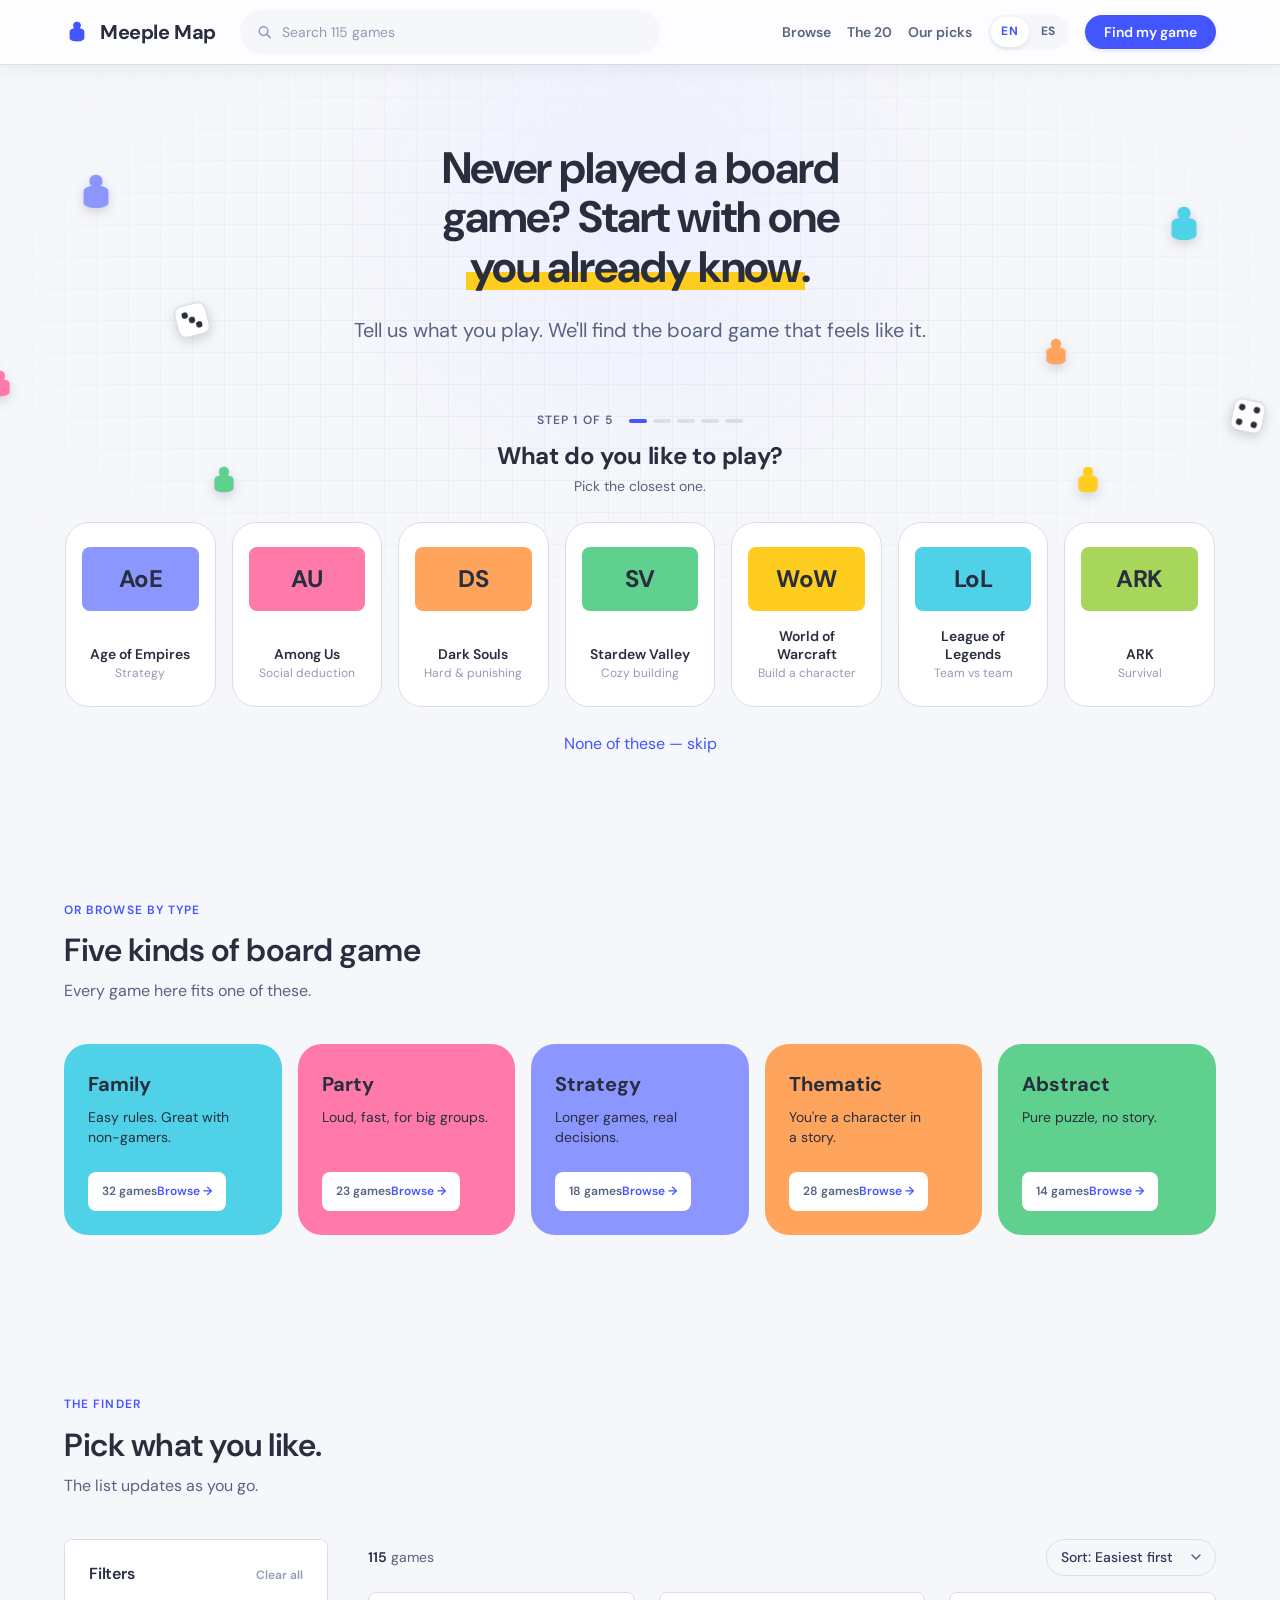
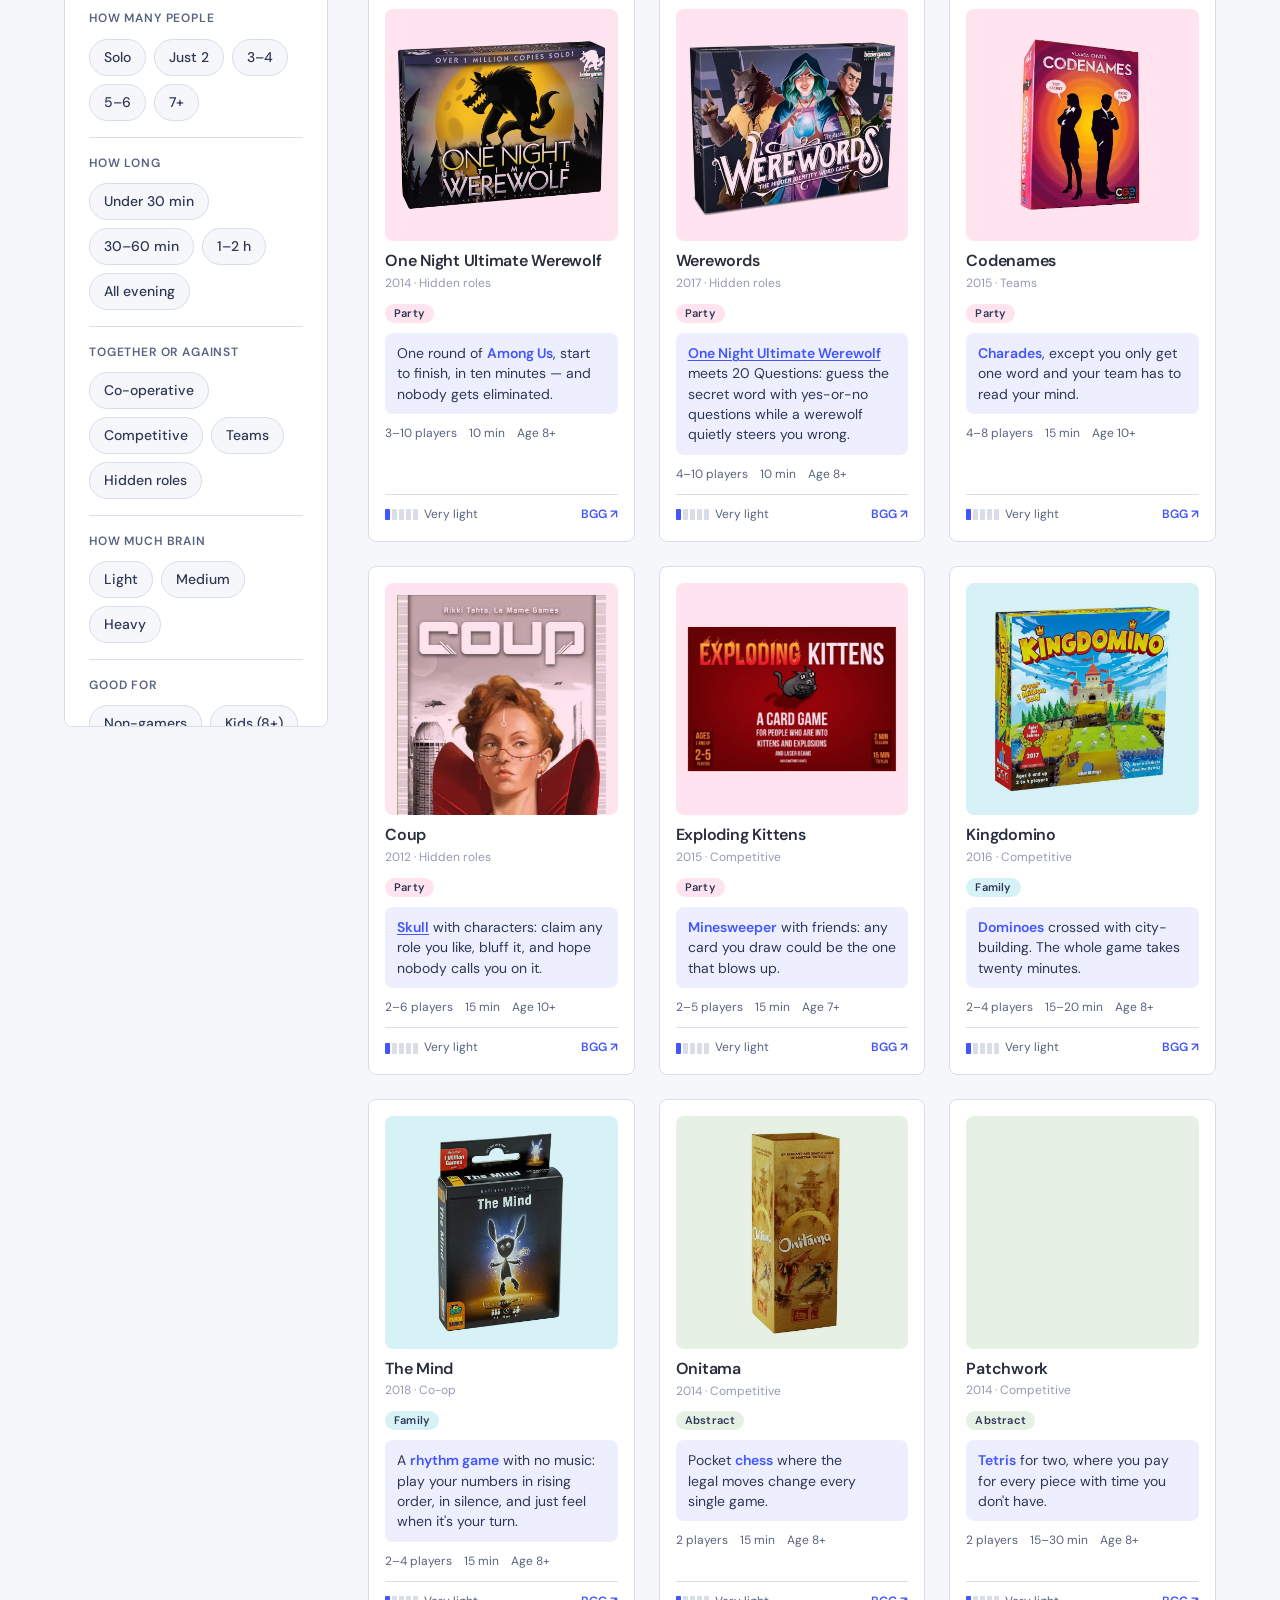
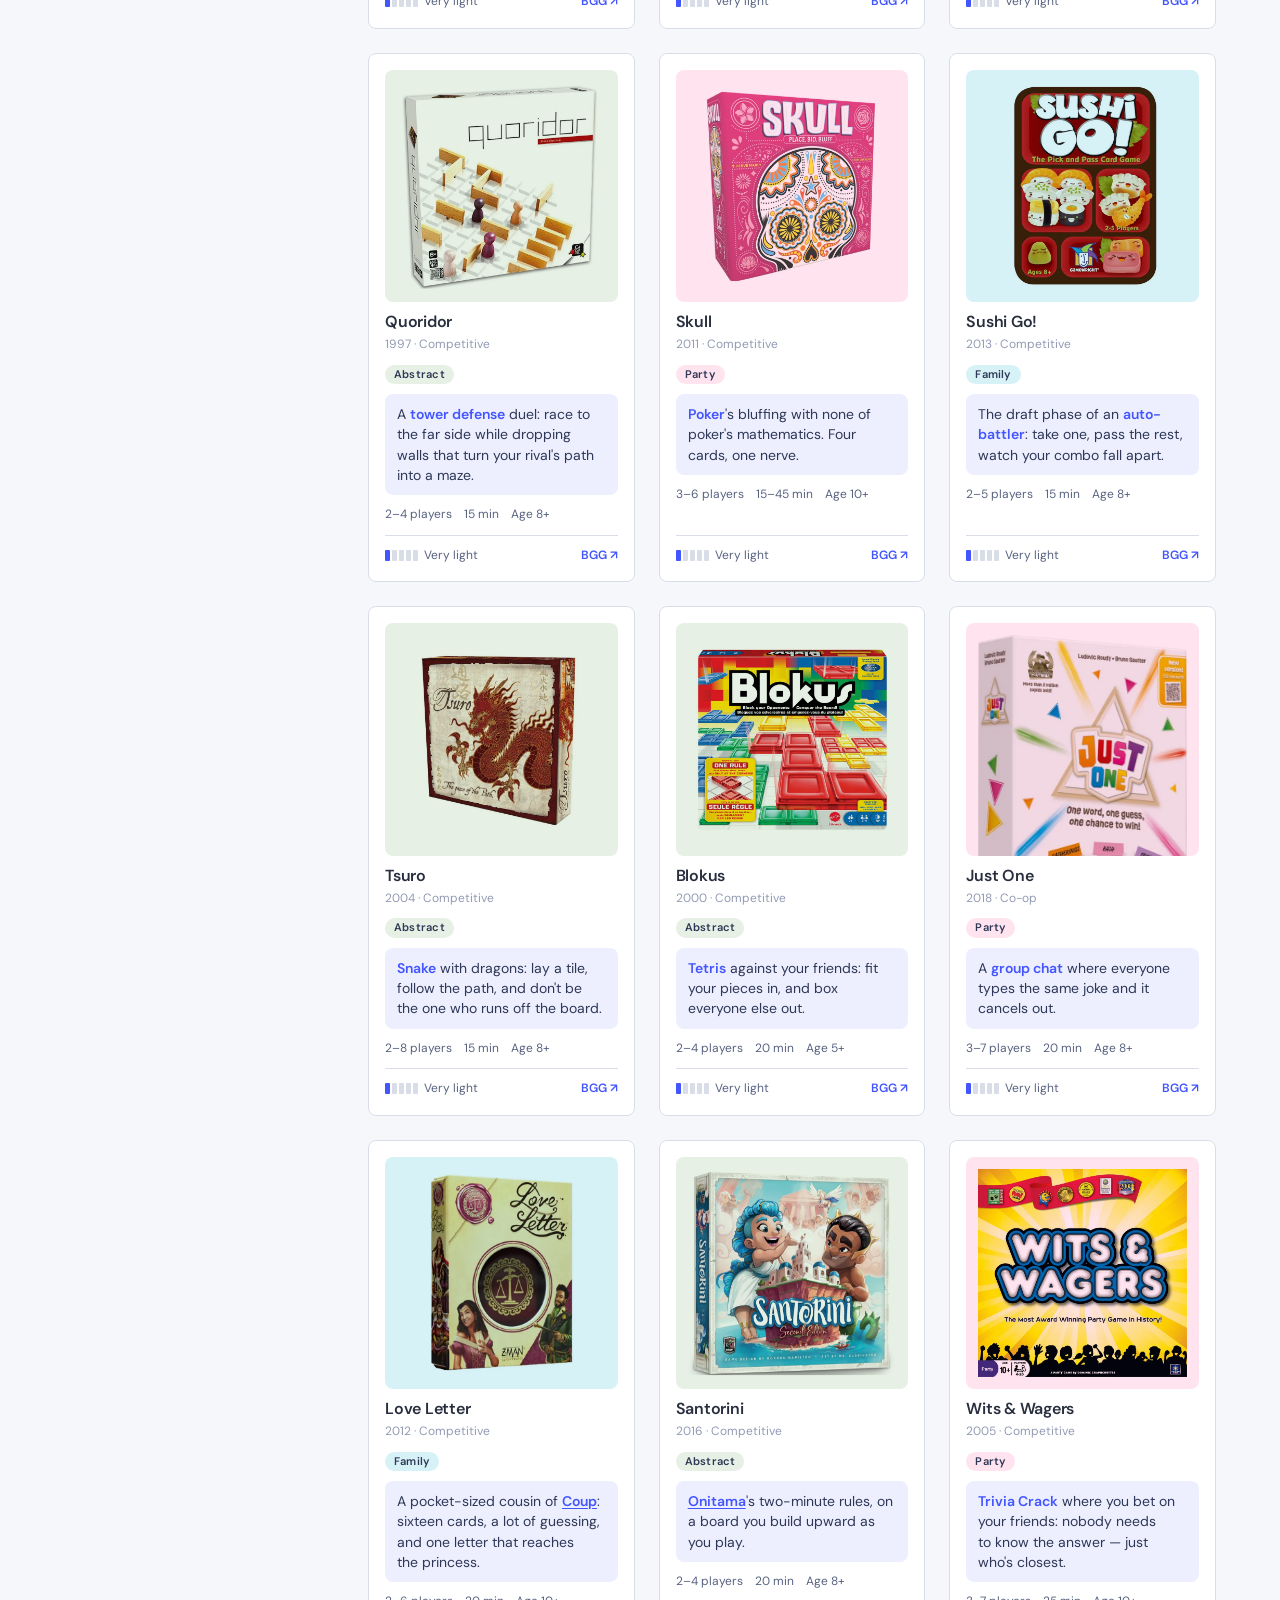
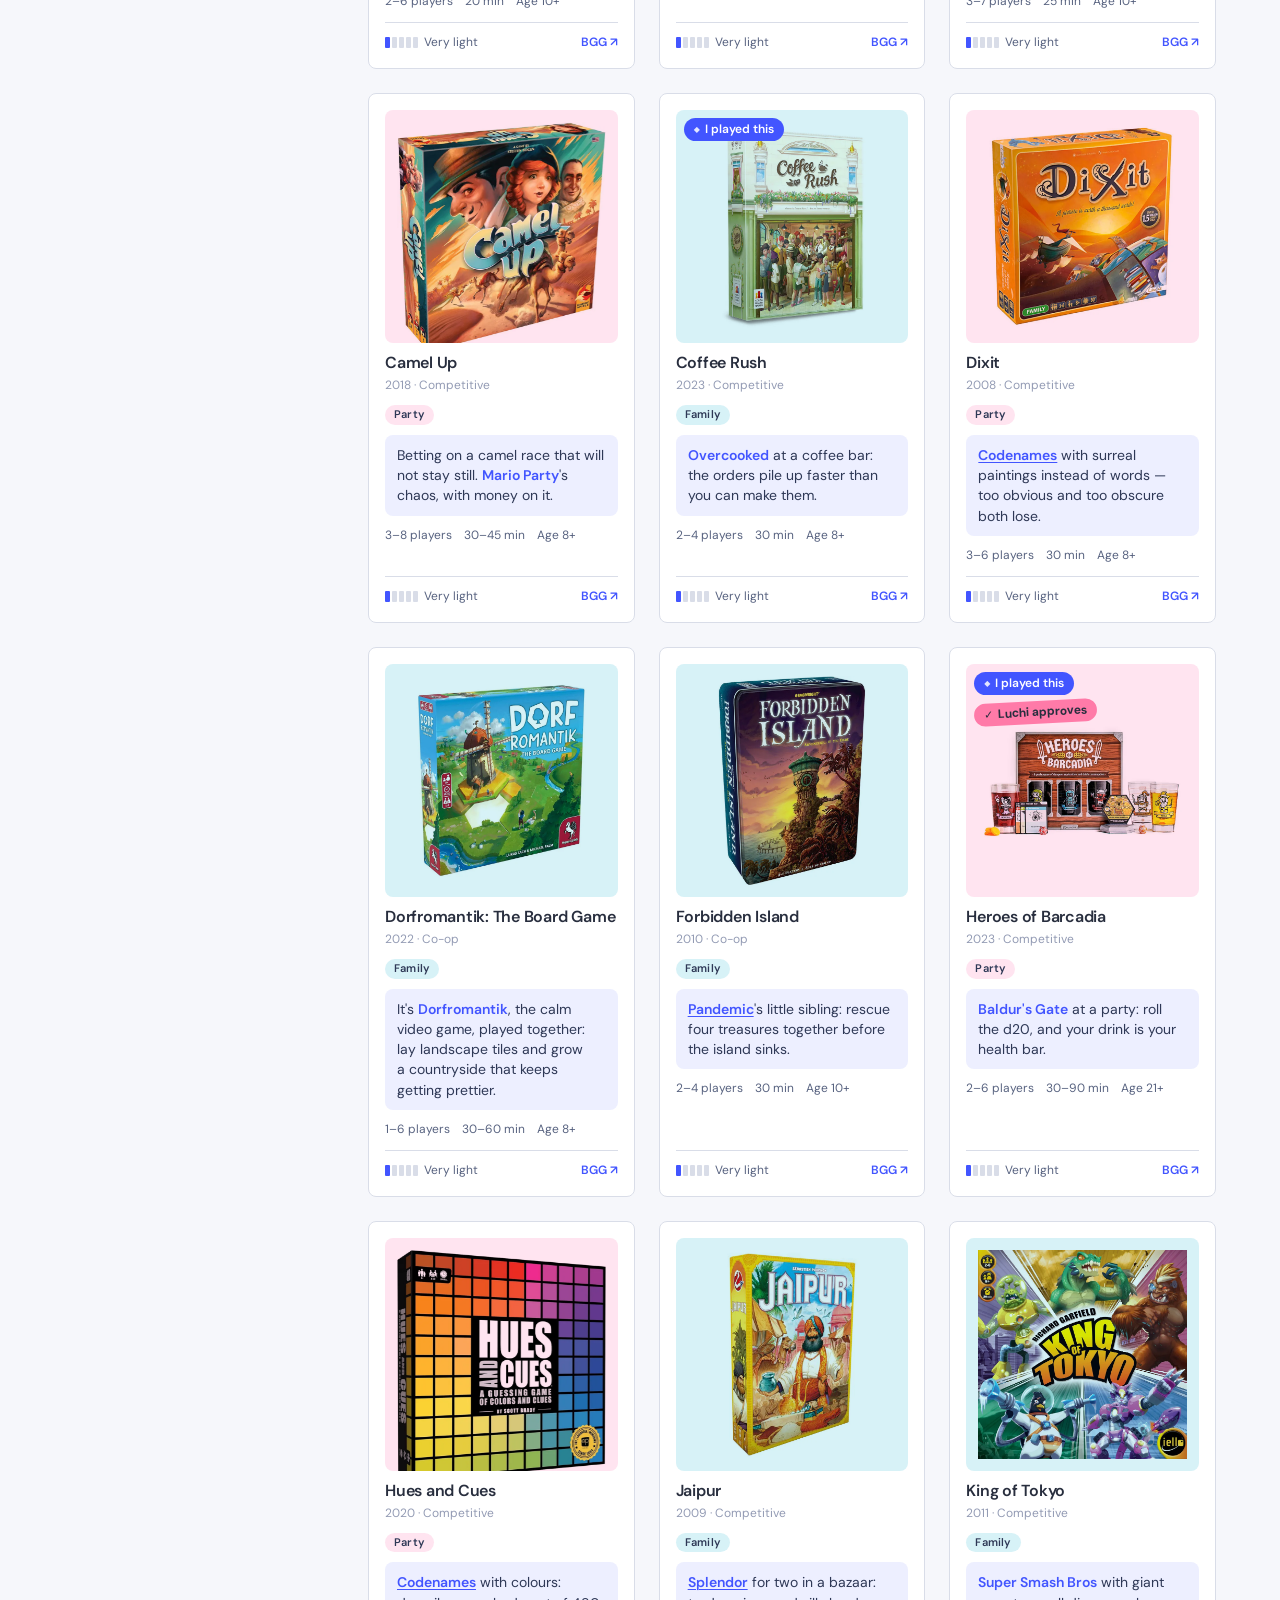
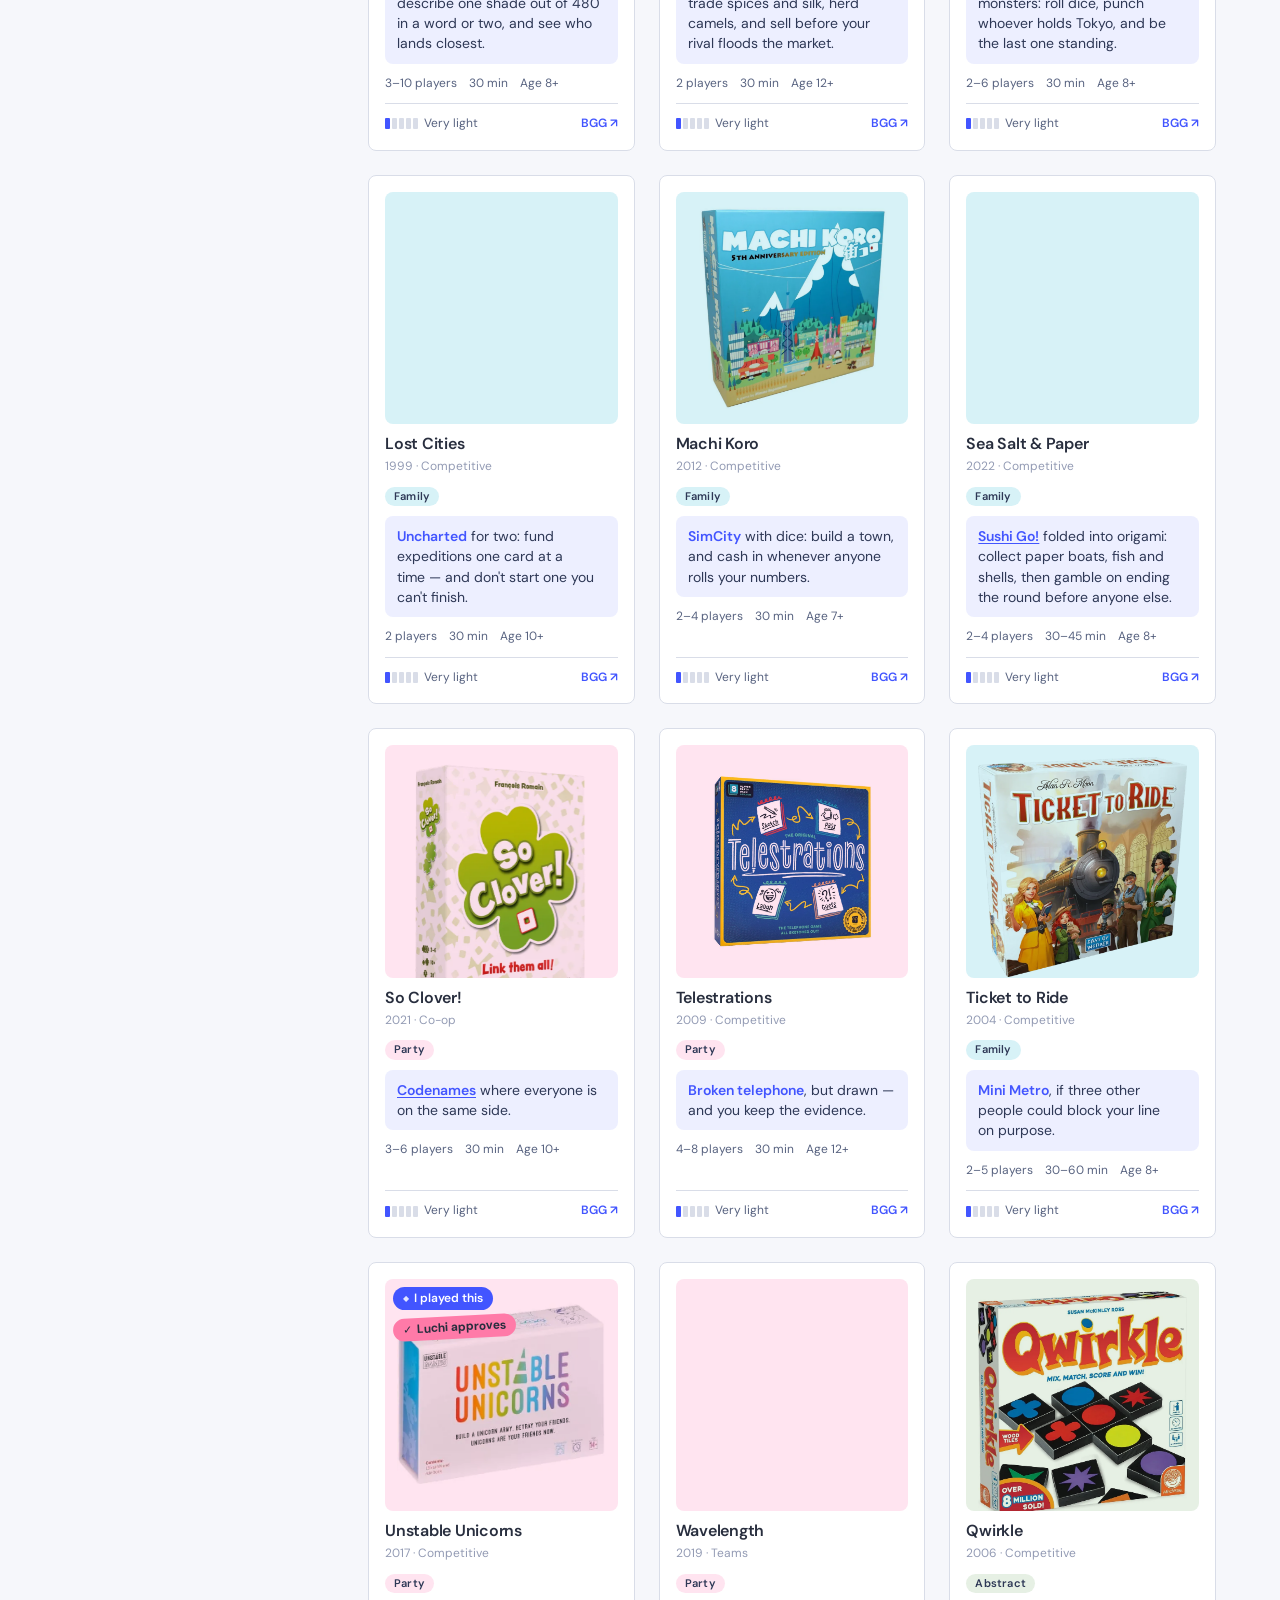
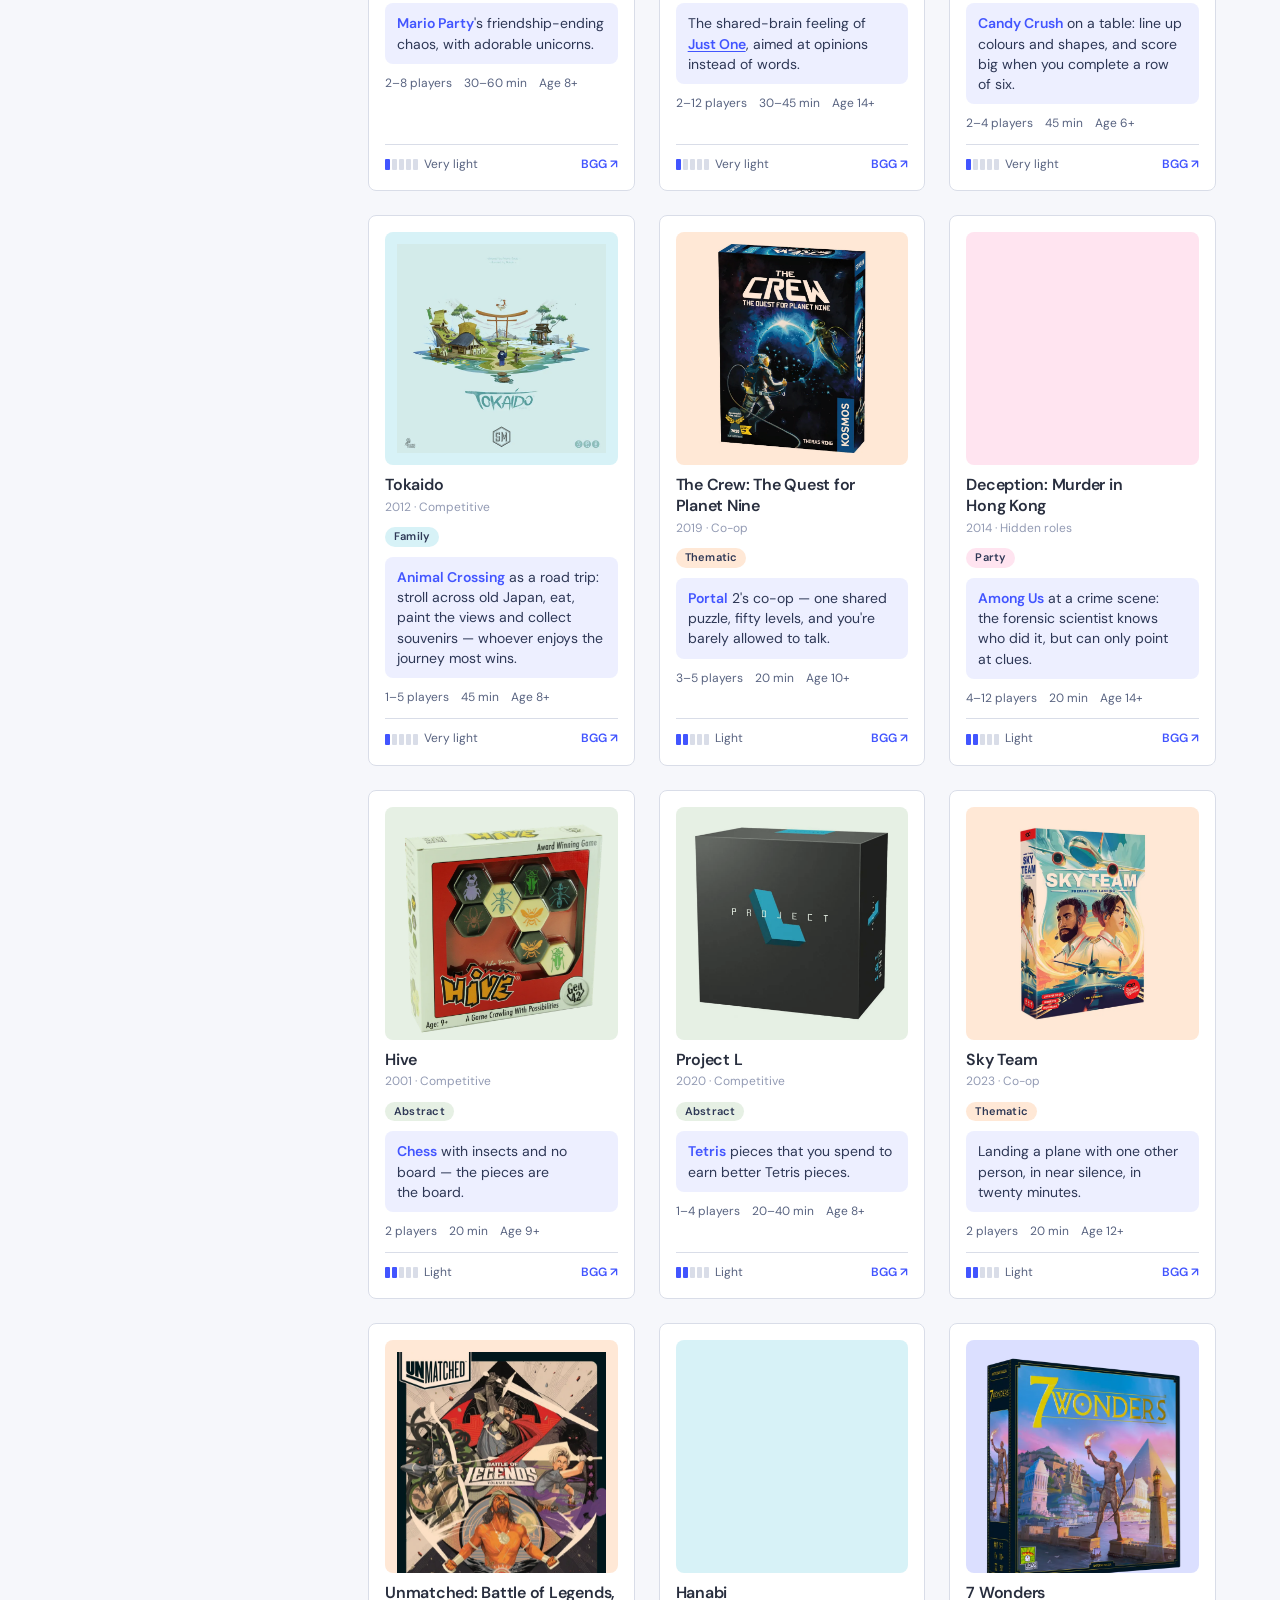
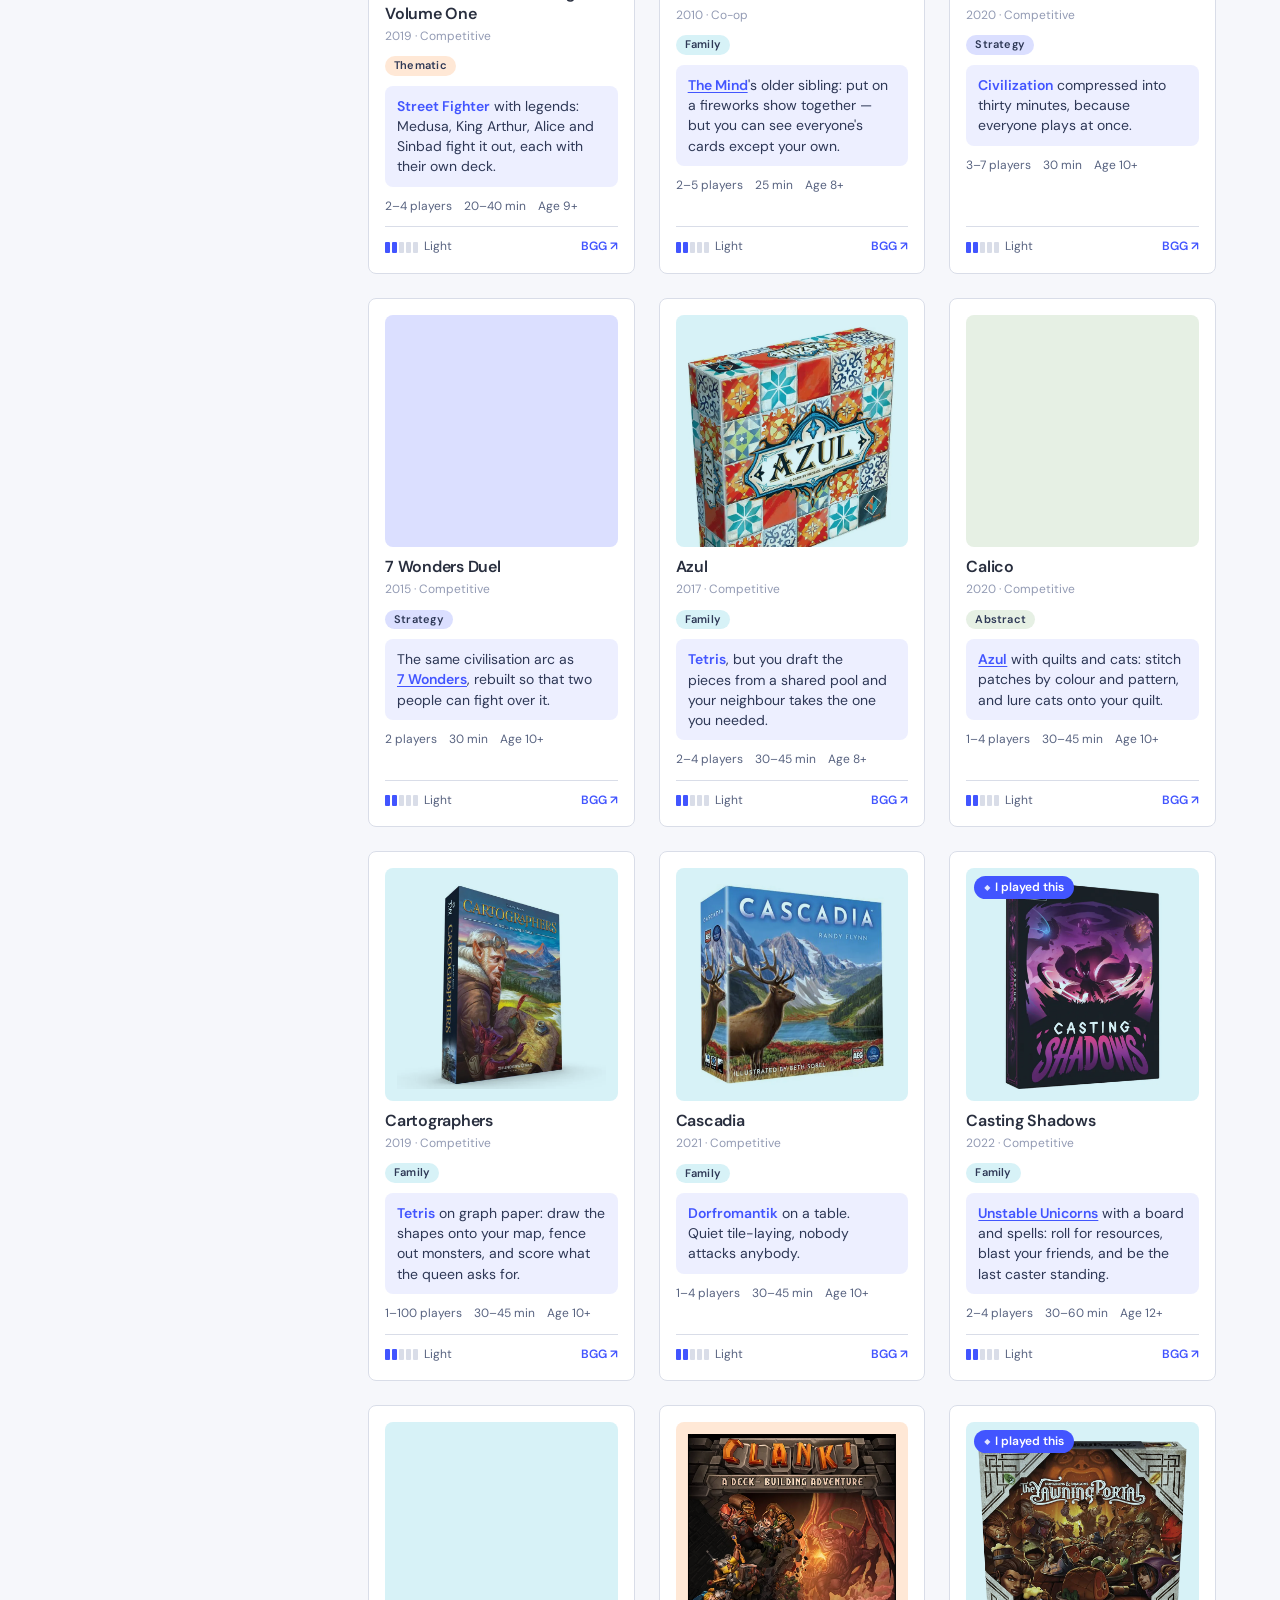
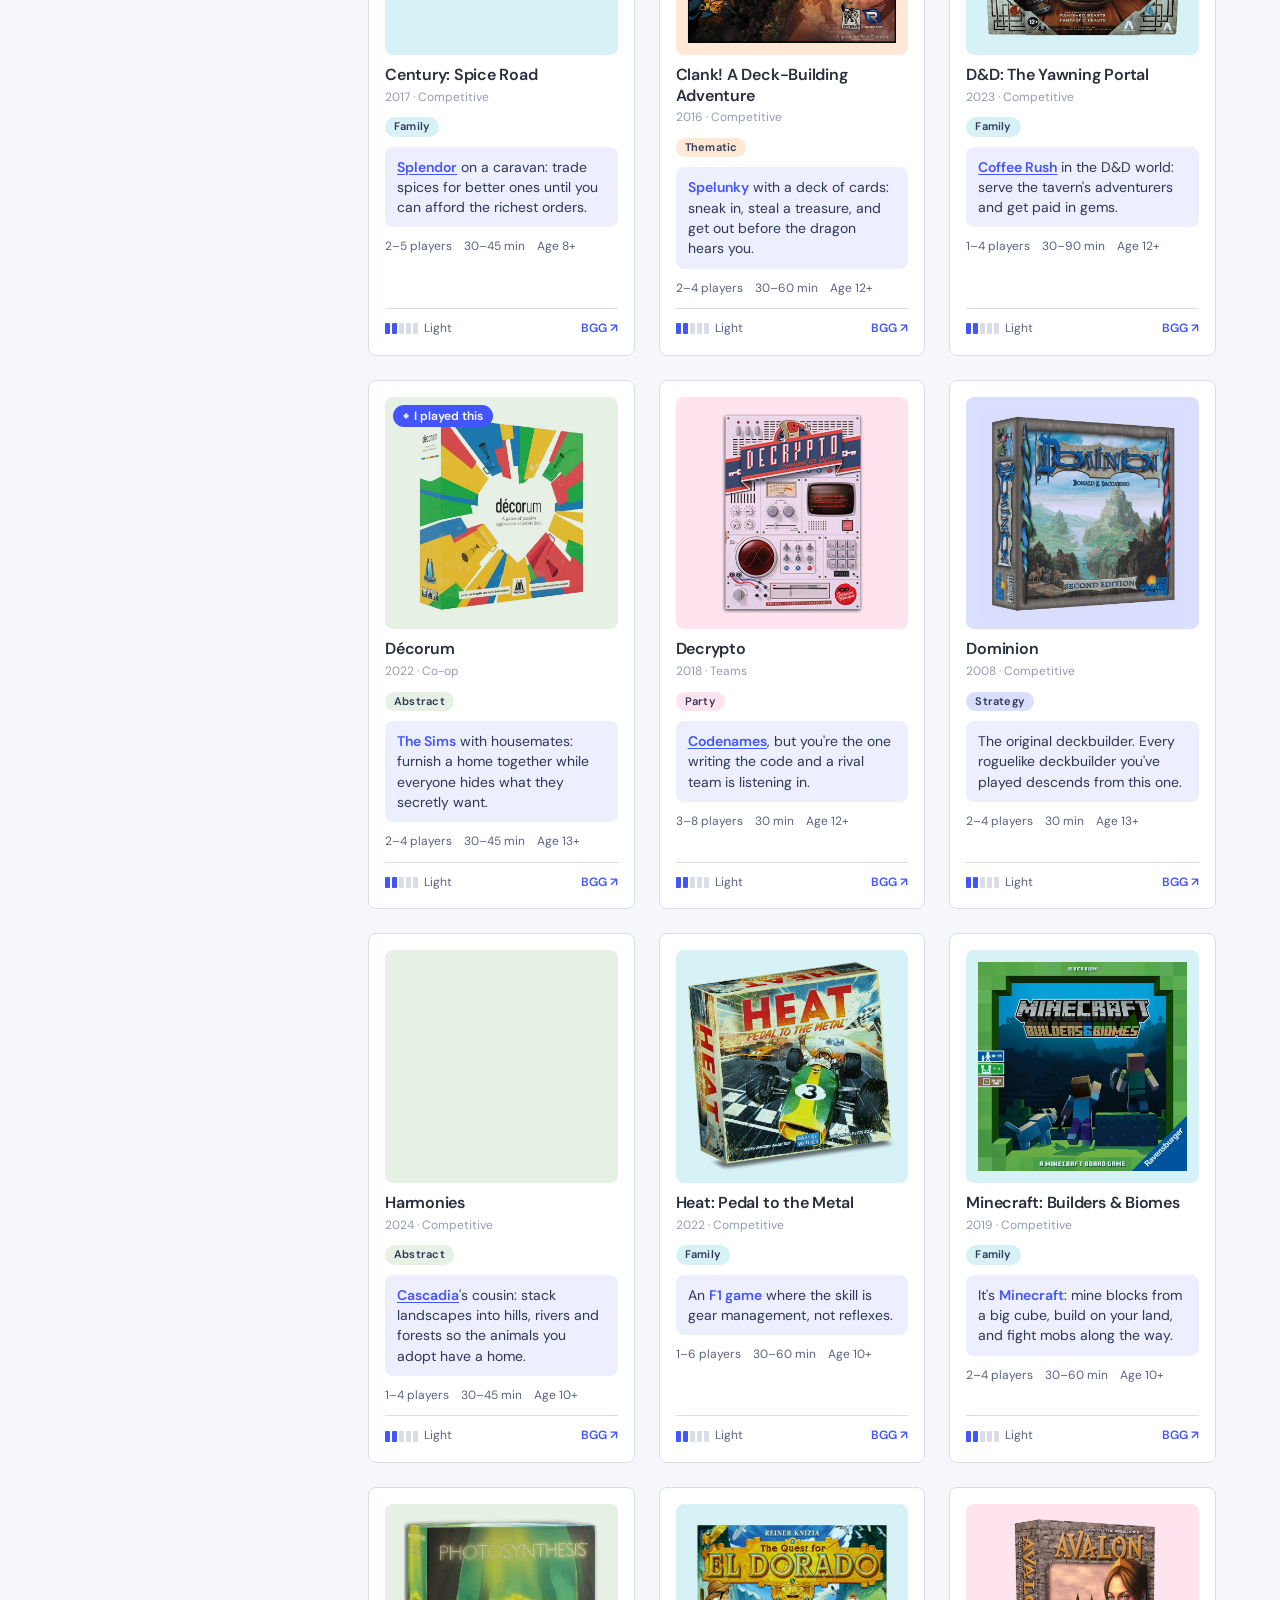
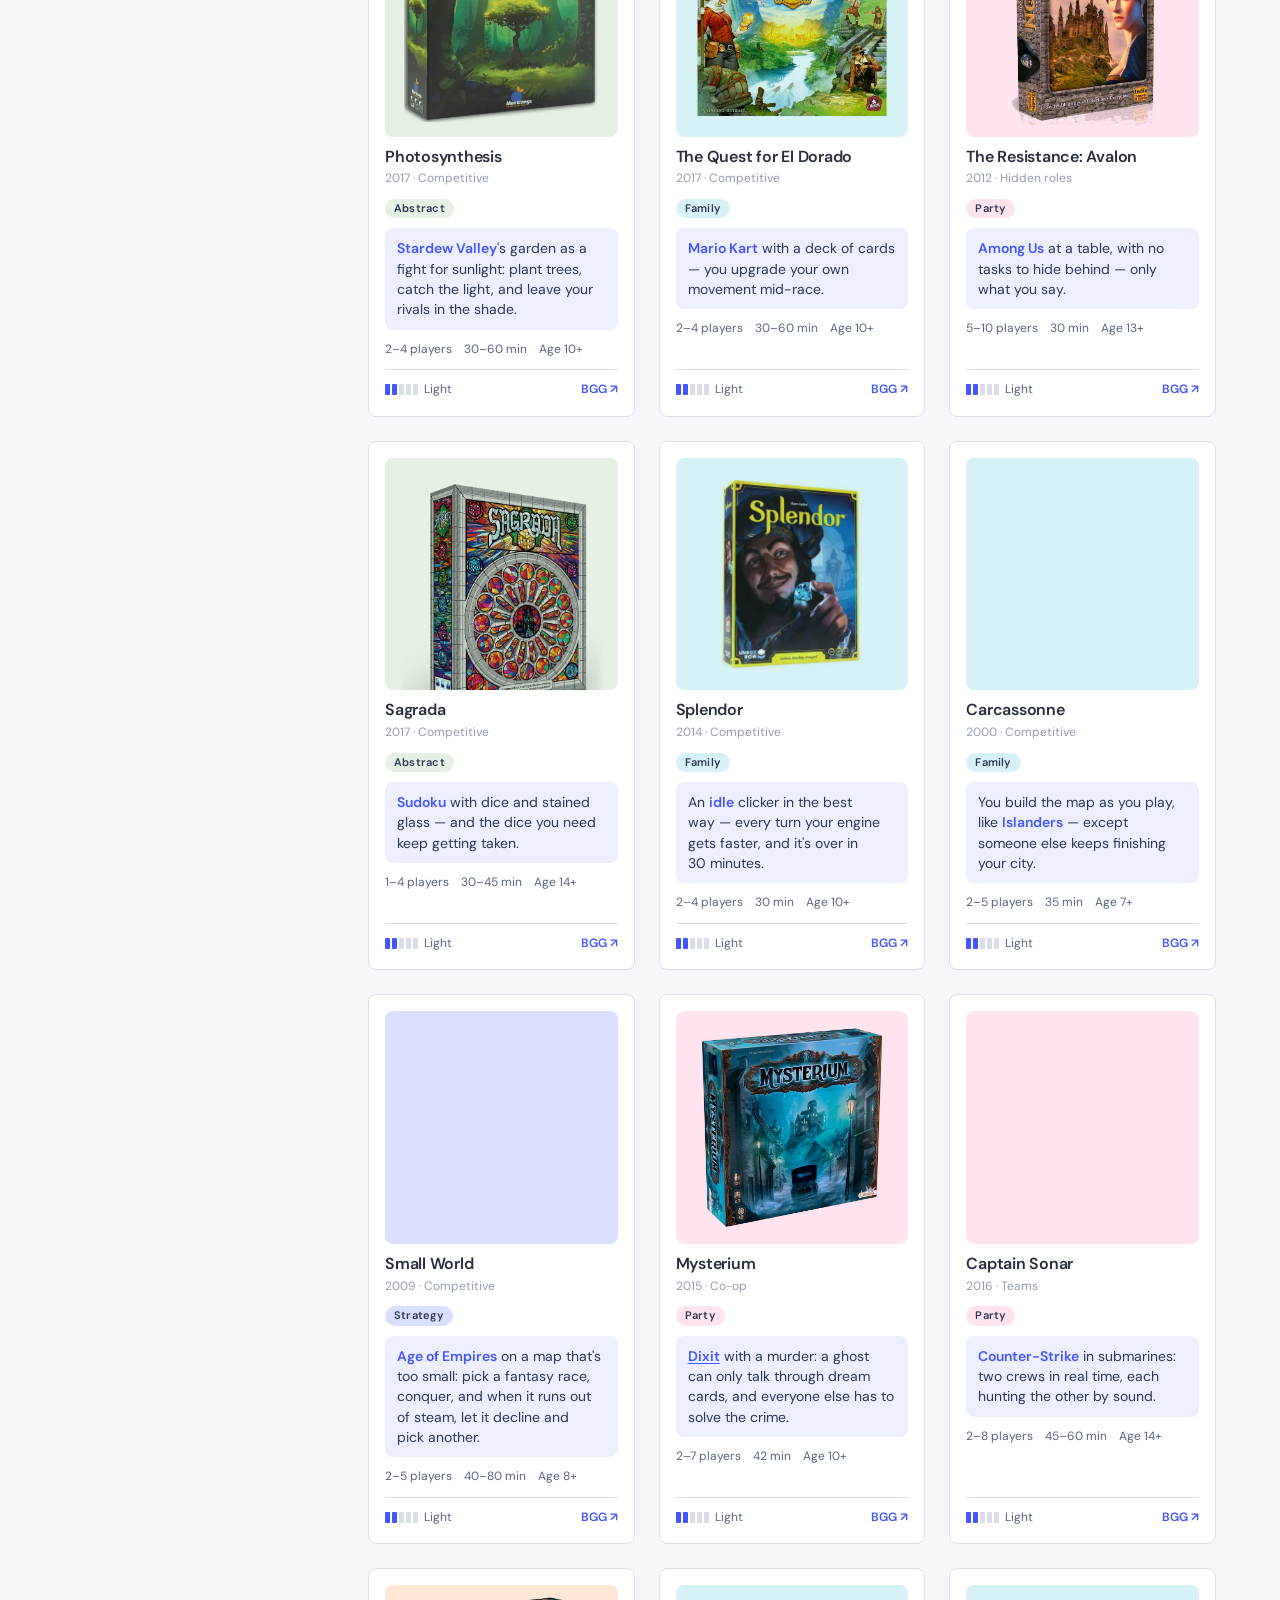
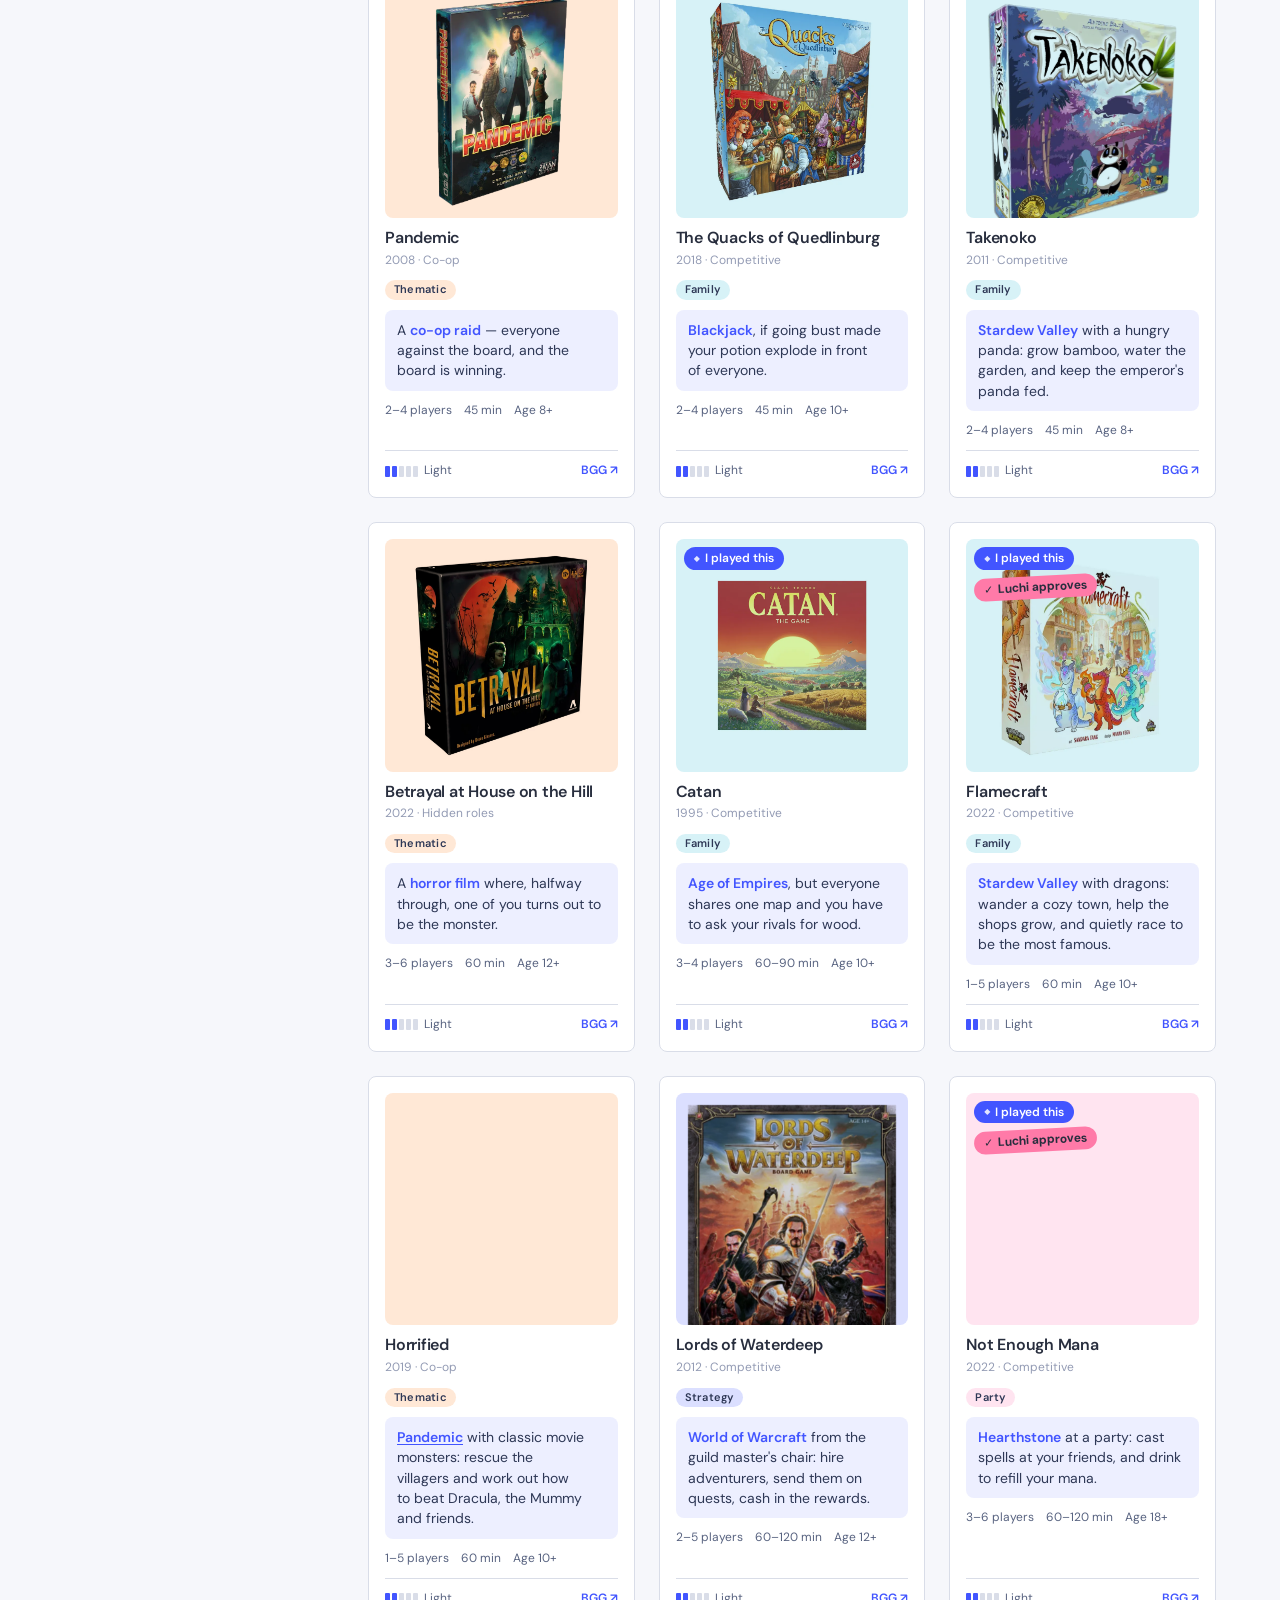
<file: index.html>
<!DOCTYPE html>
<html lang="en">
<head>
<meta charset="utf-8">
<meta name="viewport" content="width=device-width, initial-scale=1">
<title>Meeple Map — Find your first board game</title>
<meta name="description" content="Tell us what you play and find the board game that feels like it. 115 hand-picked games for beginners.">
<meta name="theme-color" content="#4255ff">
<link rel="icon" href="data:image/svg+xml,%3Csvg xmlns='http://www.w3.org/2000/svg' viewBox='0 0 24 24'%3E%3Cpath d='M12 2.6c-2.2 0-3.6 1.6-3.6 3.5 0 1 .4 1.8 1 2.5-2.4.5-4.2 1.6-4.2 3v6.2c0 1.7 3 2.9 6.8 2.9s6.8-1.2 6.8-2.9v-6.2c0-1.4-1.8-2.5-4.2-3 .6-.7 1-1.5 1-2.5 0-1.9-1.4-3.5-3.6-3.5Z' fill='%234255ff'/%3E%3C/svg%3E">
<link rel="preconnect" href="https://fonts.googleapis.com">
<link rel="preconnect" href="https://fonts.gstatic.com" crossorigin>
<link href="https://fonts.googleapis.com/css2?family=DM+Sans:opsz,wght@9..40,400;9..40,500;9..40,600;9..40,700&display=swap" rel="stylesheet">
<link rel="stylesheet" href="assets/css/site.css">
</head>
<body>

<header class="nav">
  <div class="rail nav__in">
    <a class="logo" href="#top" aria-label="Meeple Map — back to top" data-i18n-attr="aria-label:nav.logoAria">
      <svg class="logo__mark" viewBox="0 0 24 24" fill="none" aria-hidden="true">
        <path d="M12 2.6c-2.2 0-3.6 1.6-3.6 3.5 0 1 .4 1.8 1 2.5-2.4.5-4.2 1.6-4.2 3v6.2c0 1.7 3 2.9 6.8 2.9s6.8-1.2 6.8-2.9v-6.2c0-1.4-1.8-2.5-4.2-3 .6-.7 1-1.5 1-2.5 0-1.9-1.4-3.5-3.6-3.5Z" fill="#4255ff"/>
      </svg>
      Meeple Map
    </a>
    <label class="search">
      <svg width="16" height="16" viewBox="0 0 16 16" fill="none" aria-hidden="true">
        <circle cx="7" cy="7" r="4.6" stroke="#939bb4" stroke-width="1.6"/>
        <path d="M10.5 10.5 14 14" stroke="#939bb4" stroke-width="1.6" stroke-linecap="round"/>
      </svg>
      <span class="sr-only" data-i18n="search.label">Search games by name</span>
      <input type="search" id="search" placeholder="Search 115 games" autocomplete="off" data-i18n-attr="placeholder:search.ph">
    </label>
    <nav class="nav__right" aria-label="Sections" data-i18n-attr="aria-label:nav.sections">
      <a class="nav__link" href="#finder" data-i18n="nav.browse">Browse</a>
      <a class="nav__link" href="#twenty" data-i18n="nav.twenty">The 20</a>
      <a class="nav__link" href="#picks" data-i18n="nav.picks">Our picks</a>
      <div class="lang" role="group" aria-label="Language" data-i18n-attr="aria-label:lang.label">
        <button type="button" data-lang="en" aria-pressed="true" lang="en">EN</button>
        <button type="button" data-lang="es" aria-pressed="false" lang="es">ES</button>
      </div>
      <a class="btn btn--primary btn--sm" href="#quiz" data-go-quiz><span class="cta-long" data-i18n="nav.cta">Find my game</span><span class="cta-short" data-i18n="nav.ctaShort">Start</span></a>
    </nav>
  </div>
</header>

<main id="top">
  <div class="hero-wrap">
    <!-- The grid is a game board: pieces stand on its intersections. Decorative. -->
    <svg width="0" height="0" style="position:absolute" aria-hidden="true"><symbol id="meeple" viewBox="0 0 24 24"><path d="M12 2.6c-2.2 0-3.6 1.6-3.6 3.5 0 1 .4 1.8 1 2.5-2.4.5-4.2 1.6-4.2 3v6.2c0 1.7 3 2.9 6.8 2.9s6.8-1.2 6.8-2.9v-6.2c0-1.4-1.8-2.5-4.2-3 .6-.7 1-1.5 1-2.5 0-1.9-1.4-3.5-3.6-3.5Z" fill="currentColor"/></symbol></svg>
    <div class="board" aria-hidden="true">
      <span class="piece piece--lg piece--m" style="--x:-560px; --y:4; --d:0s; color:var(--c-strategy); --xm:-144px; --ym:1;"><svg viewBox="0 0 24 24"><use href="#meeple"/></svg></span>
      <span class="piece piece--die" style="--x:-448px; --y:8; --d:.4s; --r:-14deg"><svg viewBox="0 0 24 24"><rect x="1.5" y="1.5" width="21" height="21" rx="5" fill="#fff" stroke="#d9dde8"/><circle cx="8" cy="8" r="2.1" fill="#282e3e"/><circle cx="16" cy="16" r="2.1" fill="#282e3e"/><circle cx="12" cy="12" r="2.1" fill="#282e3e"/></svg></span>
      <span class="piece piece--wide" style="--x:-640px; --y:10; --d:.9s; color:var(--c-party);"><svg viewBox="0 0 24 24"><use href="#meeple"/></svg></span>
      <span class="piece" style="--x:-416px; --y:13; --d:1.4s; color:var(--c-abstract);"><svg viewBox="0 0 24 24"><use href="#meeple"/></svg></span>
      <span class="piece piece--lg piece--m" style="--x:544px; --y:5; --d:.6s; color:var(--c-family); --xm:128px; --ym:1;"><svg viewBox="0 0 24 24"><use href="#meeple"/></svg></span>
      <span class="piece" style="--x:416px; --y:9; --d:1.1s; color:var(--c-thematic);"><svg viewBox="0 0 24 24"><use href="#meeple"/></svg></span>
      <span class="piece piece--die piece--wide" style="--x:608px; --y:11; --d:.2s; --r:12deg"><svg viewBox="0 0 24 24"><rect x="1.5" y="1.5" width="21" height="21" rx="5" fill="#fff" stroke="#d9dde8"/><circle cx="7" cy="7" r="2.1" fill="#282e3e"/><circle cx="17" cy="7" r="2.1" fill="#282e3e"/><circle cx="7" cy="17" r="2.1" fill="#282e3e"/><circle cx="17" cy="17" r="2.1" fill="#282e3e"/></svg></span>
      <span class="piece piece--m" style="--x:448px; --y:13; --d:1.7s; color:var(--sun); --xm:160px; --ym:1;"><svg viewBox="0 0 24 24"><use href="#meeple"/></svg></span>
    </div>
    <section class="hero rail" aria-labelledby="hero-title">
      <h1 id="hero-title" data-i18n-html="hero.h1">Never played a board game? Start with one <span class="mark">you already know</span>.</h1>
      <p class="hero__sub" data-i18n="hero.sub">Tell us what you play. We'll find the board game that feels like it.</p>

      <!-- Quiz: rendered by app.js. The static fallback below is replaced on load. -->
      <div class="quiz" id="quiz" aria-live="polite">
        <p class="quiz__hint" data-i18n="quiz.loading">Loading the questions…</p>
      </div>
    </section>
  </div>

  <section class="section rail" aria-labelledby="cats-title">
    <div class="section__head">
      <span class="eyebrow" data-i18n="cats.eyebrow">Or browse by type</span>
      <h2 id="cats-title" data-i18n="cats.title">Five kinds of board game</h2>
      <p data-i18n="cats.lead">Every game here fits one of these.</p>
    </div>
    <div class="cats" id="cats"></div>
  </section>

  <section class="section rail" id="finder" aria-labelledby="finder-title">
    <div class="section__head">
      <span class="eyebrow" data-i18n="finder.eyebrow">The finder</span>
      <h2 id="finder-title" data-i18n="finder.title">Pick what you like.</h2>
      <p data-i18n="finder.lead">The list updates as you go.</p>
    </div>

    <div class="finder">
      <aside class="filters" id="filters" aria-label="Filters" data-i18n-attr="aria-label:filters.aria">
        <div class="filters__top">
          <h3 data-i18n="filters.title">Filters</h3>
          <button class="filters__clear" id="clear" type="button" data-i18n="filters.clear">Clear all</button>
        </div>
        <div id="groups"></div>
      </aside>

      <div class="results">
        <div id="because"></div>
        <div class="results__bar">
          <p class="results__count" id="count" aria-live="polite" data-i18n="count.loading">Loading games…</p>
          <div class="results__tools">
            <button class="chip filters-toggle" id="filters-toggle" type="button" aria-controls="filters" aria-expanded="false">Filters</button>
            <label class="sr-only" for="sort" data-i18n="sort.label">Sort games</label>
            <select class="select" id="sort">
              <option value="match" data-i18n="sort.match">Sort: Best match</option>
              <option value="easy" data-i18n="sort.easy">Sort: Easiest first</option>
              <option value="short" data-i18n="sort.short">Sort: Shortest first</option>
              <option value="az" data-i18n="sort.az">Sort: A–Z</option>
            </select>
          </div>
        </div>
        <div class="active" id="active" aria-label="Active filters" data-i18n-attr="aria-label:active.aria"></div>
        <div class="grid" id="grid">
          <div class="skel"><i></i><i></i><i></i></div>
          <div class="skel"><i></i><i></i><i></i></div>
          <div class="skel"><i></i><i></i><i></i></div>
          <div class="skel"><i></i><i></i><i></i></div>
          <div class="skel"><i></i><i></i><i></i></div>
          <div class="skel"><i></i><i></i><i></i></div>
        </div>
      </div>
    </div>
  </section>

  <section class="section section--band" id="twenty" aria-labelledby="twenty-title">
   <div class="rail">
    <div class="section__head">
      <span class="eyebrow" data-i18n="twenty.eyebrow">Played, not scraped</span>
      <h2 id="twenty-title" data-i18n="twenty.title">The 20</h2>
      <div class="byline" style="margin-top:var(--s3)">
        <div class="byline__av" aria-hidden="true"><svg width="24" height="24" viewBox="0 0 24 24"><use href="#meeple"/></svg></div>
        <div>
          <div class="byline__name" data-i18n="twenty.byName">Games I've played</div>
        </div>
      </div>
      <p class="thesis" data-i18n-html="twenty.thesis">Twenty games I've actually played. Each does something the others don't — I'll tell you what.</p>
      <p class="legend"><span class="tag-played" data-i18n="twenty.played">I played this</span> <span data-i18n="twenty.legend">Also marked in the finder.</span></p>
    </div>
    <div id="the20"></div>
   </div>
  </section>

  <section class="section section--tinted" id="picks" aria-labelledby="picks-title">
    <div class="rail">
      <div class="section__head">
        <span class="eyebrow" data-i18n="picks.eyebrow">Our picks</span>
        <h2 id="picks-title" data-i18n="picks.title">Top 5 by type</h2>
        <p data-i18n="picks.lead">Hand-picked, easiest first.</p>
      </div>
      <div class="carousel">
        <button class="arrow arrow--l" id="picks-prev" type="button" aria-label="Previous lists" data-i18n-attr="aria-label:picks.prev">
          <svg width="8" height="14" viewBox="0 0 8 14" fill="none" aria-hidden="true"><path d="M7 1 1 7l6 6" stroke="currentColor" stroke-width="1.8" stroke-linecap="round" stroke-linejoin="round"/></svg>
        </button>
        <div class="picks" id="picks-list"></div>
        <button class="arrow arrow--r" id="picks-next" type="button" aria-label="Next lists" data-i18n-attr="aria-label:picks.next">
          <svg width="8" height="14" viewBox="0 0 8 14" fill="none" aria-hidden="true"><path d="m1 1 6 6-6 6" stroke="currentColor" stroke-width="1.8" stroke-linecap="round" stroke-linejoin="round"/></svg>
        </button>
      </div>
    </div>
  </section>

  <section class="section rail">
    <div class="note" data-i18n-html="note"><b>About the data.</b> Players, time and age come from the publishers. Categories, difficulty and comparisons are our own call, not BoardGameGeek's.</div>
  </section>
</main>

<footer class="foot">
  <div class="rail">
    <div class="foot__cols">
      <div><h4 data-i18n="foot.find">Find a game</h4><ul><li><a href="#quiz" data-go-quiz data-i18n="foot.quiz">Take the quiz</a></li><li><a href="#finder" data-i18n="foot.all">Browse all 115</a></li><li><a href="#twenty" data-i18n="foot.twenty">The 20</a></li><li><a href="#picks" data-i18n="foot.picks">Editorial picks</a></li></ul></div>
      <div><h4 data-i18n="foot.bycat">By category</h4><ul id="foot-cats"></ul></div>
      <div><h4 data-i18n="foot.about">About</h4><ul><li><a href="https://tierra.dk" target="_blank" rel="noopener">tierra.dk ↗</a></li><li><a href="https://boardgamegeek.com" target="_blank" rel="noopener">BoardGameGeek ↗</a></li></ul></div>
    </div>
    <div class="foot__base">
      <span data-i18n-html="foot.credit">Meeple Map — A project by <a href="https://tierra.dk" target="_blank" rel="noopener">Tierra</a></span>
      <span data-i18n="foot.covers">Cover art © their publishers.</span>
    </div>
  </div>
</footer>

<dialog class="dlg" id="dlg" aria-labelledby="dlg-title"></dialog>

<script src="assets/js/i18n.js" defer></script>
<script src="assets/js/app.js" defer></script>
</body>
</html>
</file>
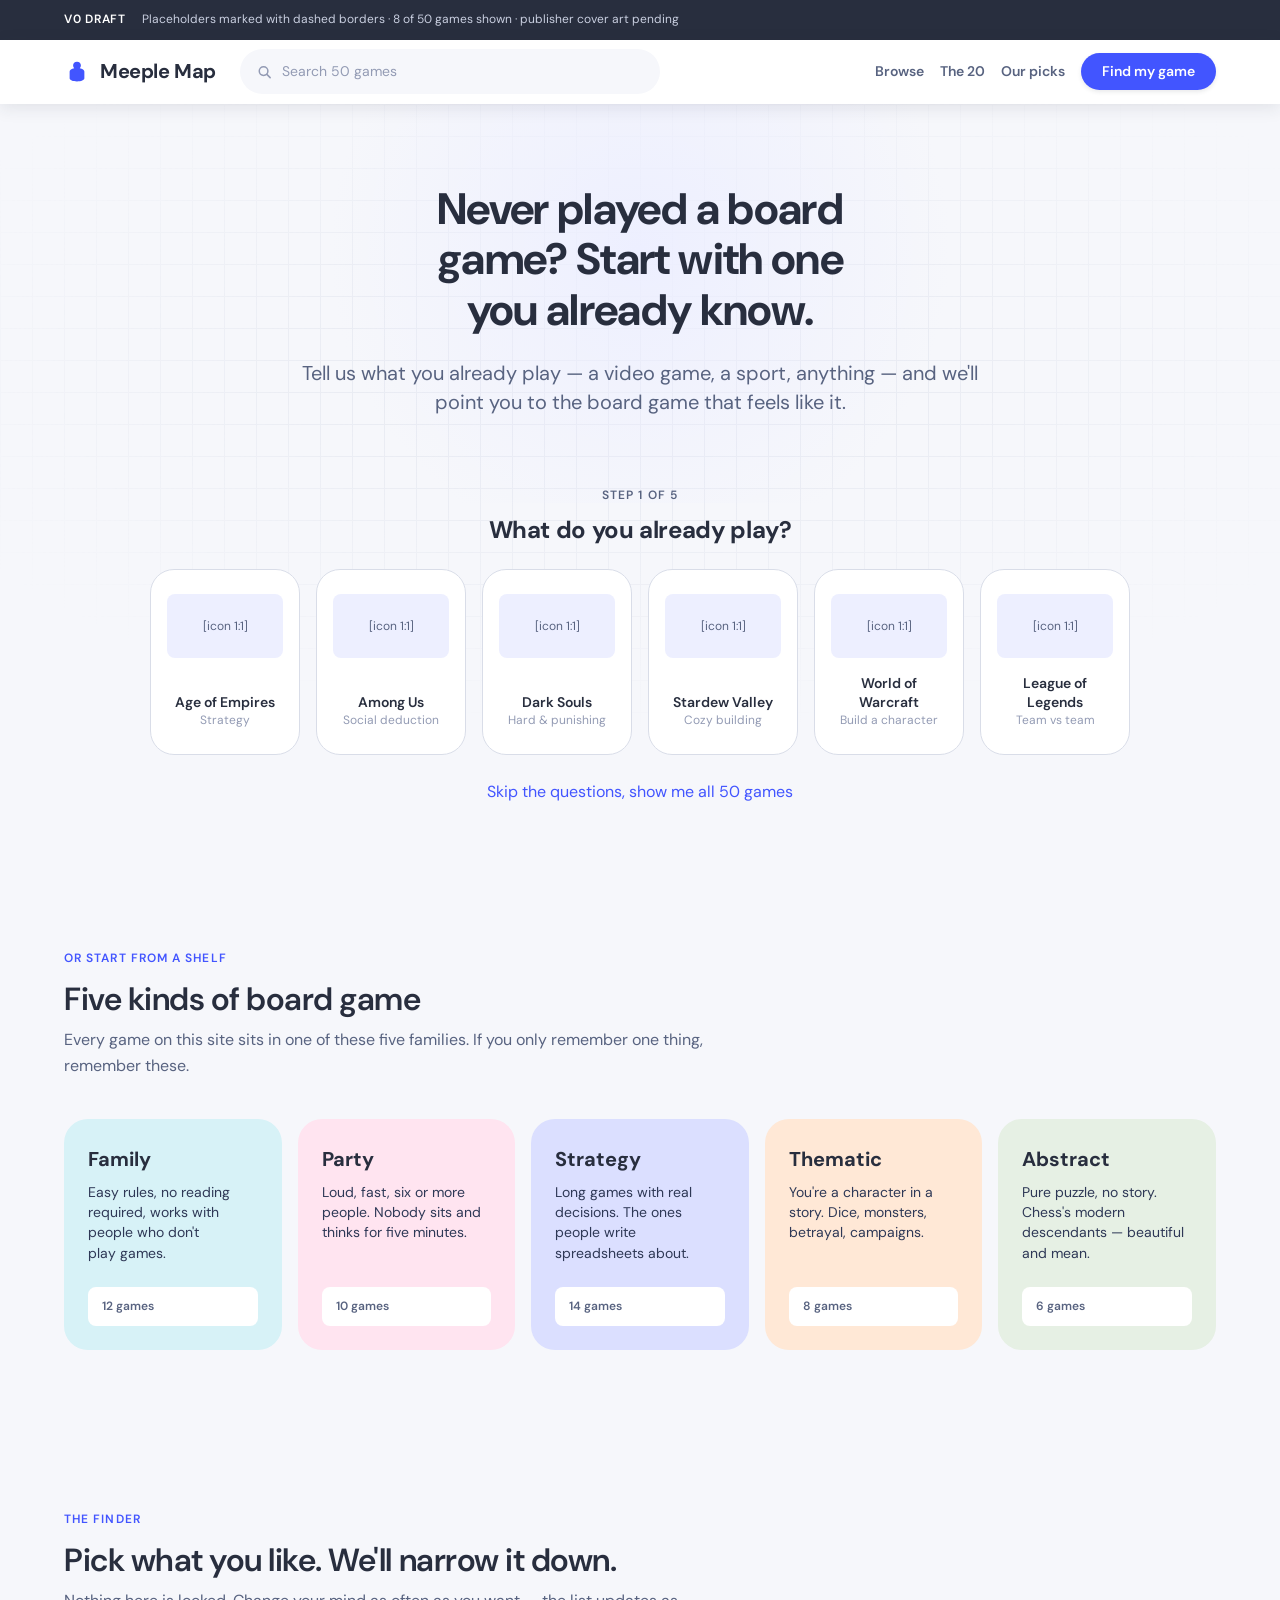
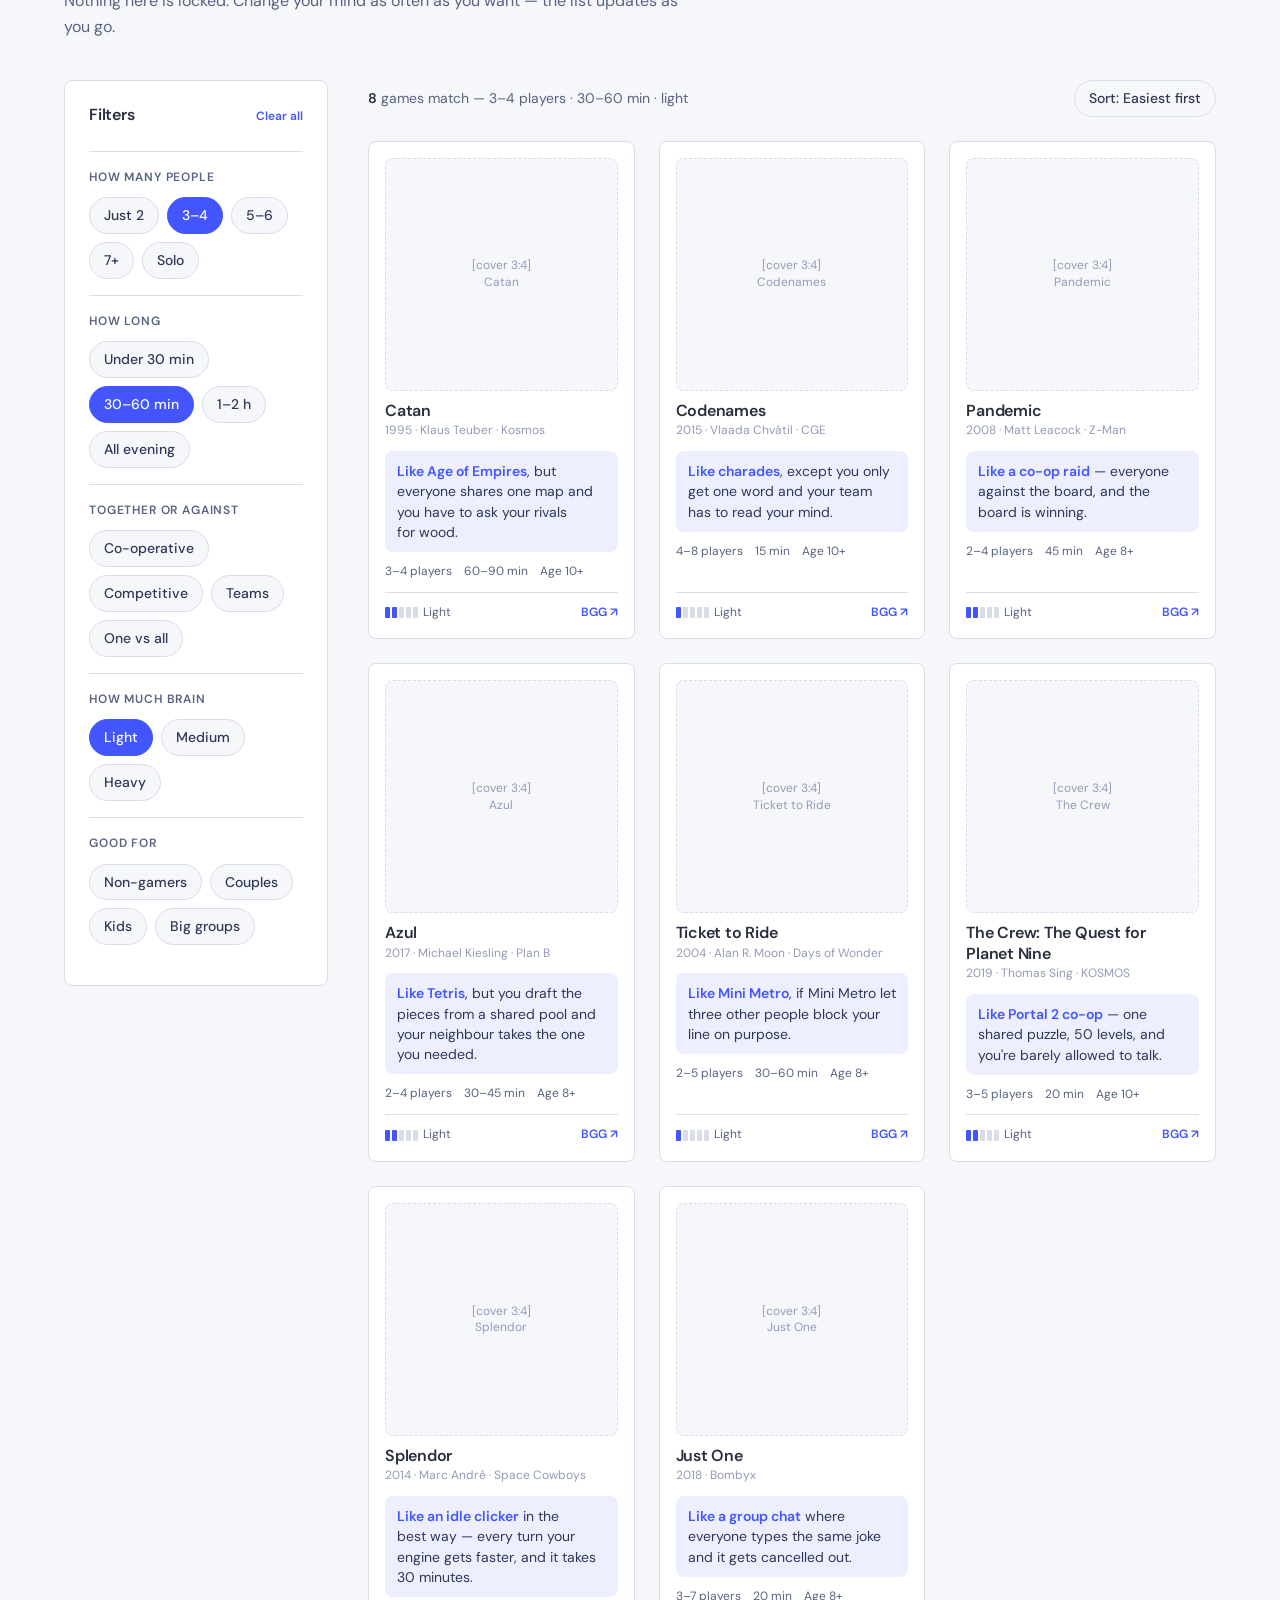
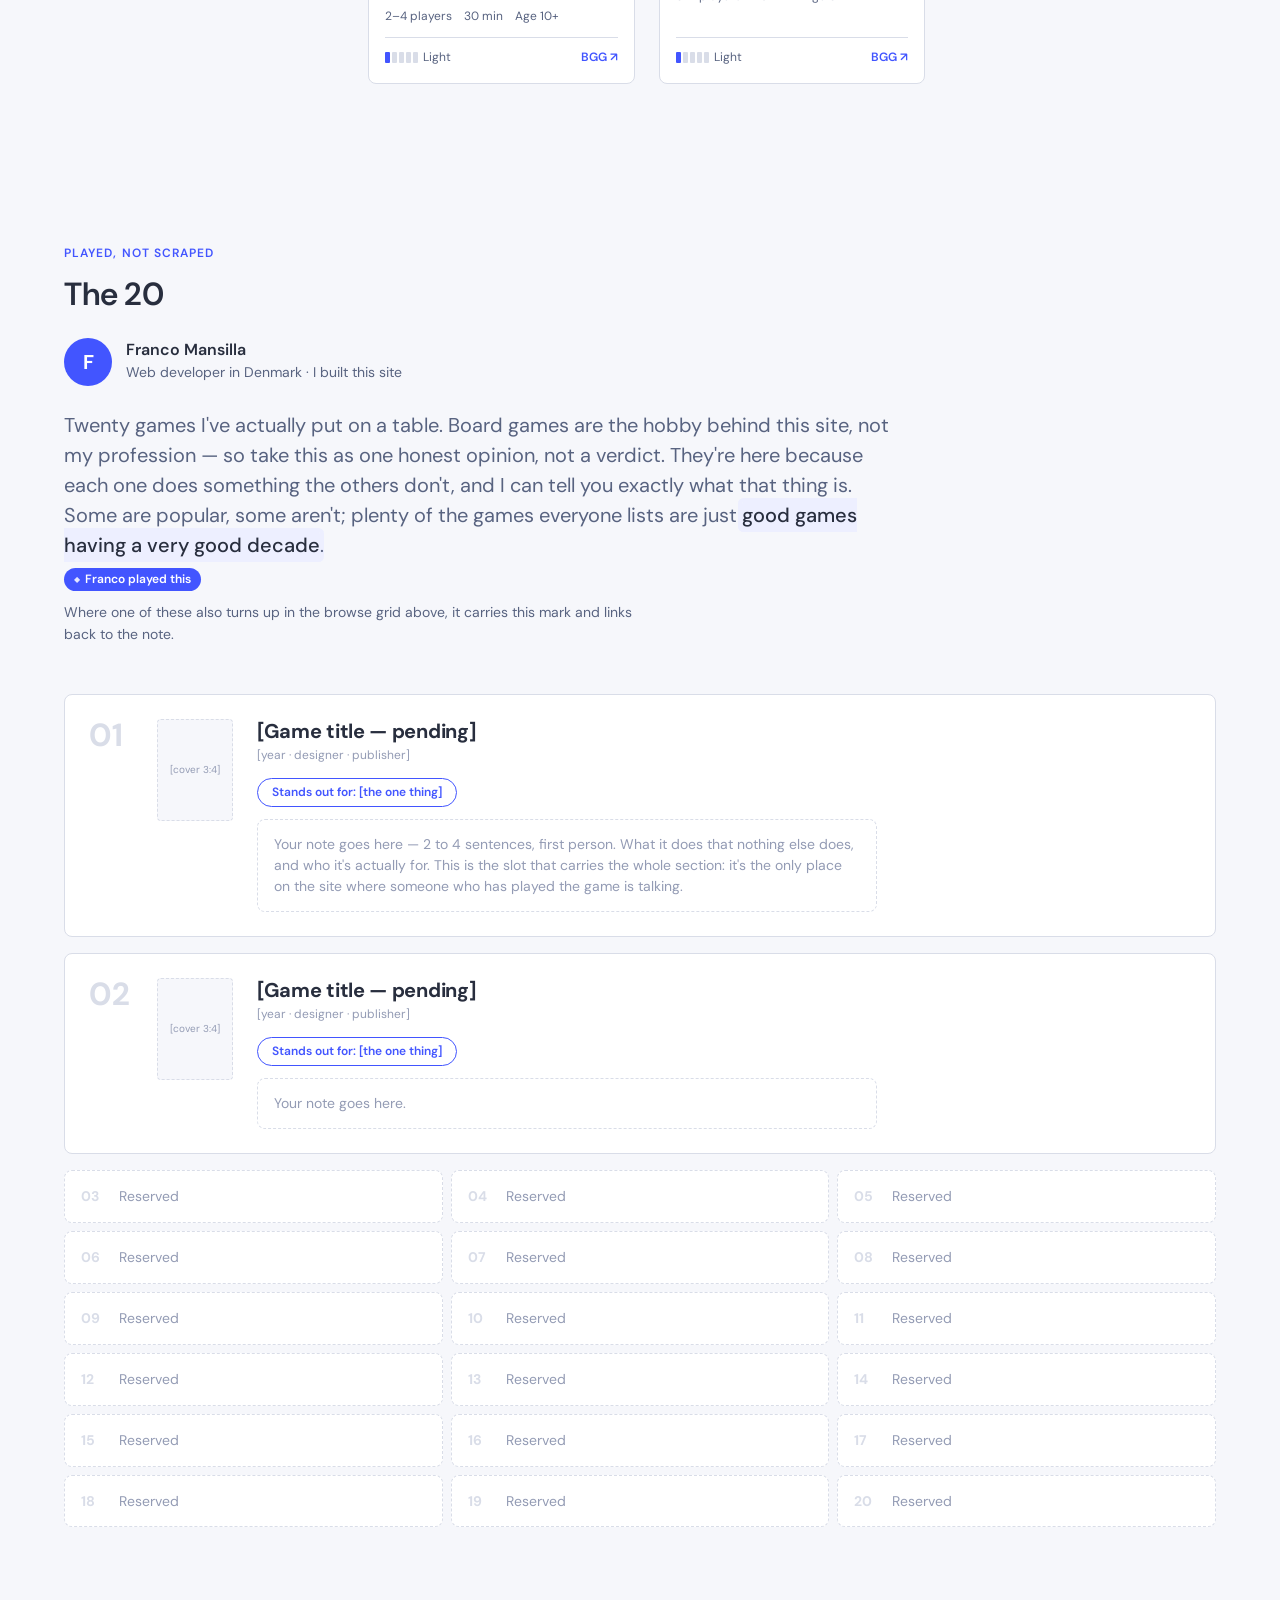
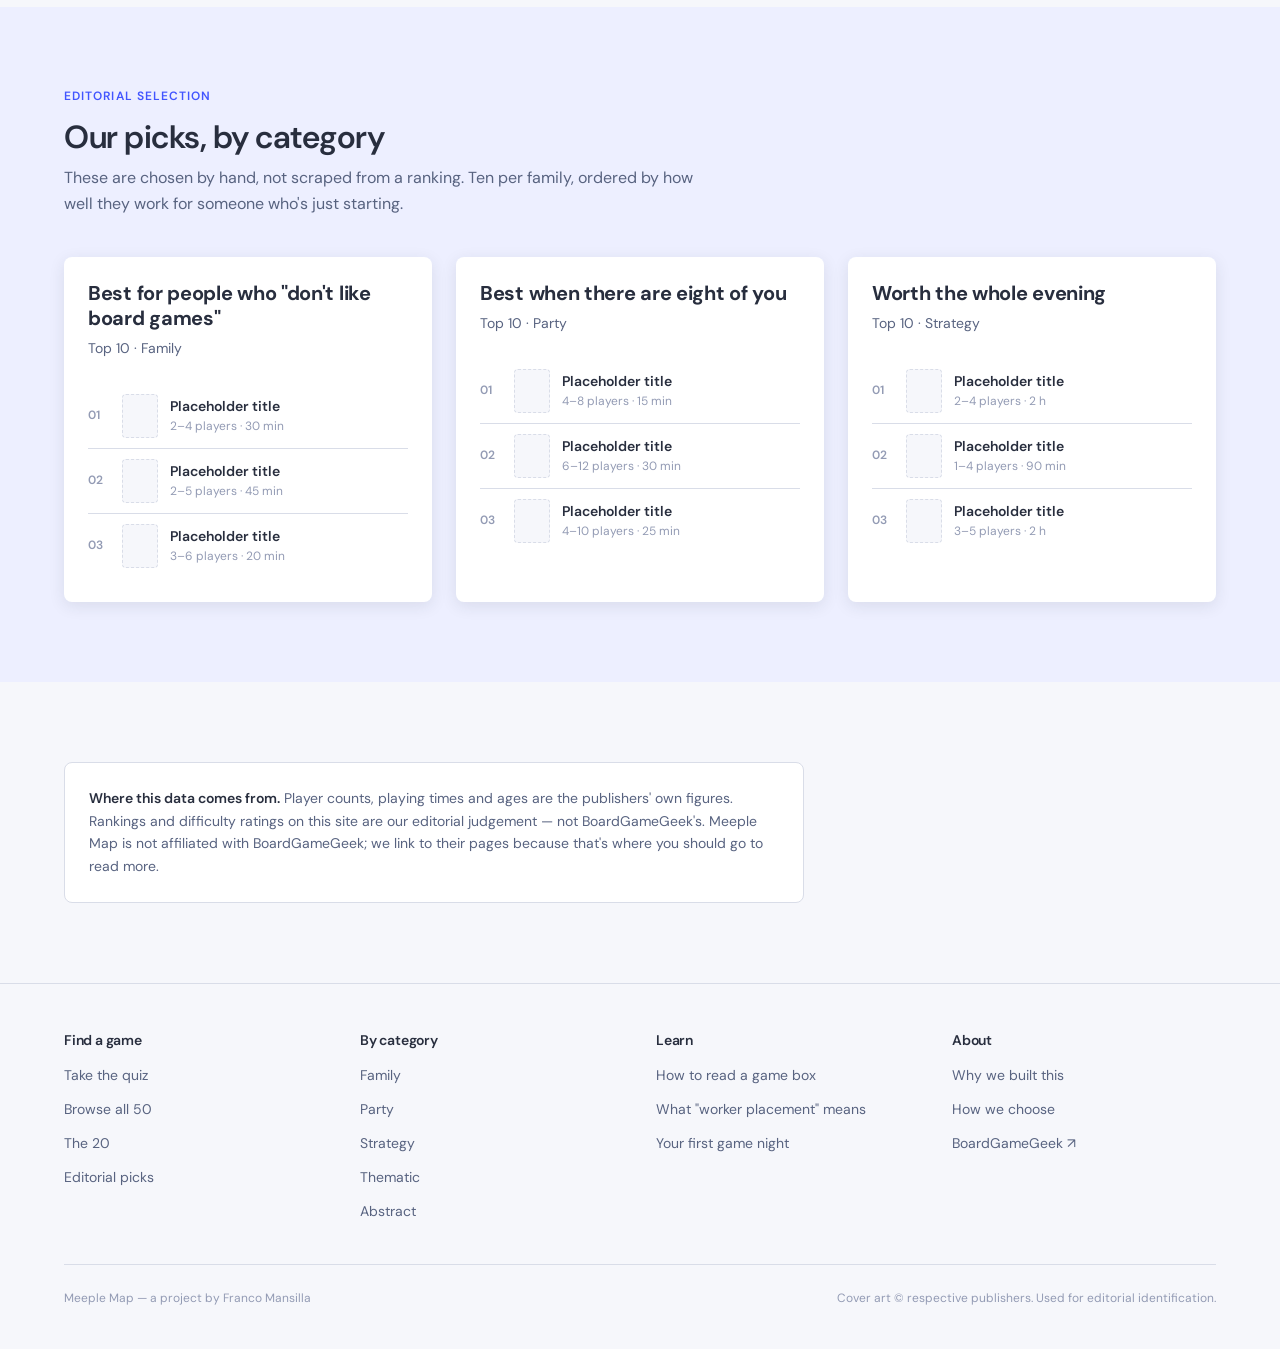
<file: Meeple Map v0.html>
<!DOCTYPE html>
<html lang="en">
<head>
<meta charset="utf-8">
<meta name="viewport" content="width=device-width, initial-scale=1">
<title>Meeple Map — Find your first board game</title>
<link rel="preconnect" href="https://fonts.googleapis.com">
<link rel="preconnect" href="https://fonts.gstatic.com" crossorigin>
<link href="https://fonts.googleapis.com/css2?family=DM+Sans:opsz,wght@9..40,400;9..40,500;9..40,600;9..40,700&display=swap" rel="stylesheet">
<style>
/* ============================================================
   MEEPLE MAP — Design tokens
   Anchor: Quizlet (styles.refero.design) — tokens copied literally
   ============================================================ */
:root{
  /* Surfaces — two-level hierarchy over a cool canvas */
  --canvas:      #f6f7fb;
  --surface:     #ffffff;
  --tinted:      #edefff;
  --border:      #d9dde8;   /* hairline ONLY — never a fill */

  /* One saturated accent. That's the whole system. */
  --accent:      #4255ff;
  --accent-ink:  #2f3fd6;

  /* Text — four levels, never pure black */
  --ink:         #282e3e;
  --ink-2:       #2e3856;
  --muted:       #586380;
  --faint:       #939bb4;

  /* Category tints — Quizlet's 4 pastel feature cards, extended to 5 */
  --cat-family:   #d7f2f7;
  --cat-party:    #ffe4f0;
  --cat-strategy: #dbdfff;
  --cat-thematic: #ffe8d6;
  --cat-abstract: #e6f0e4;

  /* Type scale — Major Second from 16px */
  --t-display:  clamp(2rem, 1.4rem + 2.6vw, 2.75rem);  /* →44px */
  --t-heading:  clamp(1.5rem, 1.2rem + 1.3vw, 2rem);   /* →32px */
  --t-h-sm:     1.5rem;   /* 24 */
  --t-sub:      1.25rem;  /* 20 */
  --t-body:     1rem;     /* 16 */
  --t-sm:       .875rem;  /* 14 */
  --t-caption:  .75rem;   /* 12 */

  /* Spacing — base 8 */
  --s1: 8px;  --s2: 16px; --s3: 24px; --s4: 32px;
  --s5: 40px; --s6: 48px; --s8: 64px; --s10: 80px;
  --rail: 1200px;

  /* Radius — pill on primary buttons is the signature */
  --r-input: 4px; --r-card: 8px; --r-feature: 24px; --r-pill: 200px;

  /* One shadow. Never stacked. */
  --shadow:    rgba(40,46,62,.1) 0 4px 16px 0;
  --shadow-sm: rgba(40,46,62,.1) 0 2px 4px 0;

  --ease: cubic-bezier(.2,.8,.3,1);
}

*,*::before,*::after{box-sizing:border-box}
html{-webkit-text-size-adjust:100%}
body{
  margin:0; background:var(--canvas); color:var(--ink);
  font-family:"DM Sans",system-ui,sans-serif;
  font-size:var(--t-body); font-weight:400; line-height:1.63;
  text-wrap:pretty; -webkit-font-smoothing:antialiased;
}
h1,h2,h3,h4{margin:0; line-height:1.25; font-weight:600; letter-spacing:-.015em}
p{margin:0}
a{color:var(--accent); text-decoration:none}
a:hover{text-decoration:underline}
img{max-width:100%; display:block}
button{font:inherit; color:inherit; cursor:pointer}
:focus-visible{outline:2px solid var(--accent); outline-offset:3px; border-radius:var(--r-input)}

.rail{max-width:var(--rail); margin-inline:auto; padding-inline:var(--s3)}

/* ---------- Buttons ---------- */
.btn{
  display:inline-flex; align-items:center; gap:var(--s1);
  border:1px solid transparent; border-radius:var(--r-pill);
  padding:11px 24px; font-size:var(--t-body); font-weight:600;
  line-height:1.2; transition:transform .14s var(--ease), background .14s var(--ease);
}
.btn--primary{background:var(--accent); color:#fff; box-shadow:var(--shadow-sm)}
.btn--primary:hover{background:var(--accent-ink); text-decoration:none; transform:translateY(-1px)}
.btn--primary:active{transform:translateY(0)}
.btn--ghost{background:transparent; border-color:var(--accent); color:var(--accent)}
.btn--ghost:hover{background:var(--tinted); text-decoration:none}
.btn:disabled{background:var(--border); color:var(--faint); box-shadow:none; cursor:not-allowed; transform:none}
.link-ghost{font-size:var(--t-body); font-weight:400}

/* ---------- Nav ---------- */
.nav{background:var(--surface); box-shadow:var(--shadow); position:sticky; top:0; z-index:50}
.nav__in{display:flex; align-items:center; gap:var(--s3); height:64px}
.logo{display:flex; align-items:center; gap:10px; font-weight:700; font-size:var(--t-sub); color:var(--ink); letter-spacing:-.02em}
.logo:hover{text-decoration:none}
.logo__mark{width:26px; height:26px; flex:none}
.search{
  flex:1; max-width:420px; display:flex; align-items:center; gap:var(--s1);
  background:var(--canvas); border:1px solid transparent; border-radius:var(--r-pill); padding:9px 16px;
  transition:border-color .14s var(--ease);
}
.search:focus-within{border-color:var(--accent)}
.search input{border:0; background:none; outline:0; width:100%; font:inherit; font-size:var(--t-sm); color:var(--ink)}
.search input::placeholder{color:var(--faint)}
.nav__right{margin-left:auto; display:flex; align-items:center; gap:var(--s2)}
.nav__link{font-size:var(--t-sm); font-weight:600; color:var(--muted)}
.nav__link:hover{color:var(--ink); text-decoration:none}

/* ---------- Hero ----------
   Squared-paper texture + a soft lilac wash. Both drawn from existing
   tokens — the "study desk" surface the whole system is built on. */
.hero-wrap{position:relative; overflow:hidden}
.hero-wrap::before{                       /* graph paper */
  content:""; position:absolute; inset:0; z-index:0; pointer-events:none;
  background-image:
    linear-gradient(to right, var(--border) 1px, transparent 1px),
    linear-gradient(to bottom, var(--border) 1px, transparent 1px);
  background-size:32px 32px;
  opacity:.5;
  -webkit-mask-image:radial-gradient(ellipse 78% 62% at 50% 34%, #000 20%, transparent 78%);
          mask-image:radial-gradient(ellipse 78% 62% at 50% 34%, #000 20%, transparent 78%);
}
.hero-wrap::after{                         /* lilac glow behind the headline */
  content:""; position:absolute; z-index:0; pointer-events:none;
  width:min(760px,86vw); aspect-ratio:1.5; left:50%; top:-14%;
  transform:translateX(-50%);
  background:radial-gradient(circle at 50% 50%, var(--tinted) 0%, transparent 68%);
}
.hero{position:relative; z-index:1; padding:var(--s10) 0 var(--s8); text-align:center}
.hero h1{font-size:var(--t-display); font-weight:700; line-height:1.15; max-width:15ch; margin-inline:auto}
.hero__sub{
  font-size:var(--t-sub); color:var(--muted); font-weight:400;
  max-width:52ch; margin:var(--s3) auto 0; line-height:1.45;
}

/* ---------- Signature: "You already know this game" ---------- */
.hook{margin-top:var(--s8)}
.hook__label{
  font-size:var(--t-caption); font-weight:600; letter-spacing:.09em;
  text-transform:uppercase; color:var(--muted);
}
.hook__q{font-size:var(--t-h-sm); font-weight:700; margin-top:var(--s1)}
.hook__grid{
  display:grid; grid-template-columns:repeat(6,1fr);
  gap:var(--s2); margin-top:var(--s3); max-width:980px; margin-inline:auto;
}
.hook__card{
  background:var(--surface); border:1px solid var(--border); border-radius:var(--r-feature);
  padding:var(--s3) var(--s2); text-align:center;
  display:flex; flex-direction:column; align-items:stretch;  /* buttons centre by default */
  transition:transform .18s var(--ease), border-color .18s var(--ease), box-shadow .18s var(--ease);
}
.hook__card:hover{transform:translateY(-3px); border-color:var(--accent); box-shadow:var(--shadow)}
.hook__thumb{
  height:64px; border-radius:var(--r-card); display:grid; place-items:center;
  font-size:var(--t-caption); color:var(--muted); margin-bottom:var(--s2);
  background:var(--tinted);
}
.hook__name{font-size:var(--t-sm); font-weight:600; display:block; margin-top:auto; line-height:1.3}
.hook__kind{font-size:var(--t-caption); color:var(--faint)}
.hook__skip{margin-top:var(--s3); display:block}

/* ---------- Section shell ---------- */
.section{padding-block:var(--s10)}
.section--tinted{background:var(--tinted)}
.section__head{margin-bottom:var(--s5)}
.section__head h2{font-size:var(--t-heading)}
.section__head p{color:var(--muted); margin-top:var(--s1); max-width:60ch}
.eyebrow{
  font-size:var(--t-caption); font-weight:600; letter-spacing:.09em;
  text-transform:uppercase; color:var(--accent); display:block; margin-bottom:10px;
}

/* ---------- Category cards ---------- */
.cats{display:grid; grid-template-columns:repeat(auto-fit,minmax(200px,1fr)); gap:var(--s2)}
.cat{
  border-radius:var(--r-feature); padding:var(--s3); min-height:190px;
  display:flex; flex-direction:column; justify-content:space-between; color:var(--ink);
  transition:transform .18s var(--ease);
}
.cat:hover{transform:translateY(-4px); text-decoration:none}
.cat__title{font-size:var(--t-sub); font-weight:700}
.cat__desc{font-size:var(--t-sm); color:var(--ink-2); margin-top:6px; line-height:1.45}
.cat__panel{
  background:var(--surface); border-radius:var(--r-card); padding:10px 14px;
  font-size:var(--t-caption); color:var(--muted); font-weight:600; margin-top:var(--s3);
}

/* ---------- Finder: filters + results ---------- */
.finder{display:grid; grid-template-columns:264px 1fr; gap:var(--s5); align-items:start}
.filters{
  background:var(--surface); border:1px solid var(--border); border-radius:var(--r-card);
  padding:var(--s3); position:sticky; top:88px;
}
.filters__top{display:flex; align-items:baseline; justify-content:space-between; margin-bottom:var(--s3)}
.filters__top h3{font-size:var(--t-body); font-weight:600}
.filters__clear{background:none; border:0; padding:0; font-size:var(--t-caption); color:var(--accent); font-weight:600}
.fgroup{padding-block:var(--s2); border-top:1px solid var(--border)}
.fgroup:first-of-type{border-top:0; padding-top:0}
.fgroup__label{
  font-size:var(--t-caption); font-weight:600; letter-spacing:.07em;
  text-transform:uppercase; color:var(--muted); display:block; margin-bottom:10px;
}
.chips{display:flex; flex-wrap:wrap; gap:var(--s1)}
.chip{
  background:var(--canvas); border:1px solid var(--border); border-radius:var(--r-pill);
  padding:6px 14px; font-size:var(--t-sm); font-weight:500; color:var(--ink-2);
  transition:background .14s var(--ease), border-color .14s var(--ease), color .14s var(--ease);
}
.chip:hover{border-color:var(--accent); color:var(--accent)}
.chip[aria-pressed="true"]{background:var(--accent); border-color:var(--accent); color:#fff}

.results__bar{display:flex; align-items:center; justify-content:space-between; margin-bottom:var(--s3)}
.results__count{font-size:var(--t-sm); color:var(--muted)}
.results__count b{color:var(--ink); font-weight:600}
.grid{display:grid; grid-template-columns:repeat(auto-fill,minmax(230px,1fr)); gap:var(--s3)}

/* ---------- Game card — the atom that matters ---------- */
.game{
  background:var(--surface); border:1px solid var(--border); border-radius:var(--r-card);
  padding:var(--s2); display:flex; flex-direction:column; gap:10px;
  transition:transform .18s var(--ease), box-shadow .18s var(--ease), border-color .18s var(--ease);
}
.game:hover{transform:translateY(-3px); box-shadow:var(--shadow); border-color:var(--faint)}
/* Square tile + contain: board game boxes range from square (Azul, Wingspan)
   to wide rectangles (Ticket to Ride). Never crop the art. */
.game__cover{
  aspect-ratio:1/1; border-radius:var(--r-card); background:var(--canvas);
  display:grid; place-items:center; text-align:center; overflow:hidden;
  color:var(--faint); font-size:var(--t-caption); line-height:1.4; padding:10px;
}
.game__cover img{width:100%; height:100%; object-fit:contain}
.game__cover:not(:has(img)){border:1px dashed var(--border)}
.game__title{font-size:var(--t-body); font-weight:600; line-height:1.3}
.game__meta{font-size:var(--t-caption); color:var(--faint)}

/* The analogy — highlight zone inside a white card */
.game__like{
  background:var(--tinted); border-radius:var(--r-card); padding:10px 12px;
  font-size:var(--t-sm); color:var(--ink-2); line-height:1.45;
}
.game__like b{font-weight:600; color:var(--accent)}

.game__facts{display:flex; flex-wrap:wrap; gap:6px 12px; font-size:var(--t-caption); color:var(--muted)}
.game__foot{
  margin-top:auto; padding-top:10px; border-top:1px solid var(--border);
  display:flex; align-items:center; justify-content:space-between; gap:var(--s1);
}
.game__bgg{font-size:var(--t-caption); font-weight:600}

/* Complexity — 5 bars, accent fill. No new hue. */
.weight{display:flex; align-items:center; gap:5px}
.weight__bars{display:flex; gap:2px}
.weight i{width:5px; height:11px; border-radius:1px; background:var(--border)}
.weight i.on{background:var(--accent)}
.weight__txt{font-size:var(--t-caption); color:var(--muted)}

/* ---------- The 20 — Franco's own list ----------
   Horizontal editorial rows, not the catalogue grid. The change of
   layout is what signals "a person is talking" without a new colour. */
.byline{display:flex; align-items:center; gap:14px; margin-bottom:var(--s3)}
.byline__av{
  width:48px; height:48px; flex:none; border-radius:var(--r-pill);
  background:var(--accent); color:#fff; display:grid; place-items:center;
  font-size:var(--t-sub); font-weight:700;
}
.byline__name{font-size:var(--t-body); font-weight:600; line-height:1.3}
.byline__role{font-size:var(--t-sm); color:var(--muted)}
.thesis{
  font-size:var(--t-sub); color:var(--ink-2); line-height:1.5;
  max-width:64ch; font-weight:400;
}
.thesis em{                      /* highlighter mark, not a link */
  font-style:normal; color:var(--ink); font-weight:500;
  background:var(--tinted); box-shadow:0 0 0 4px var(--tinted);
  border-radius:2px;
}

/* Cross-reference mark. Applied to a .game card only when that game is
   genuinely one of the 20 — never decoratively. */
.tag-played{
  display:inline-flex; align-items:center; gap:5px;
  background:var(--accent); color:#fff; border-radius:var(--r-pill);
  padding:3px 10px; font-size:var(--t-caption); font-weight:600; line-height:1.4;
}
.tag-played::before{content:"◆"; font-size:8px; opacity:.85}
.legend{
  margin-top:var(--s3); font-size:var(--t-sm); color:var(--muted);
  display:flex; align-items:center; gap:10px; flex-wrap:wrap; max-width:64ch;
}

.twenty{margin-top:var(--s6); display:grid; gap:var(--s2)}
.rec{
  background:var(--surface); border:1px solid var(--border); border-radius:var(--r-card);
  padding:var(--s3); display:grid; grid-template-columns:44px 76px 1fr; gap:var(--s3);
  align-items:start; transition:border-color .18s var(--ease), box-shadow .18s var(--ease);
}
.rec:hover{border-color:var(--faint); box-shadow:var(--shadow)}
.rec__n{
  font-size:var(--t-heading); font-weight:700; color:var(--border);
  font-variant-numeric:tabular-nums; line-height:1;
}
.rec__cover{
  aspect-ratio:3/4; border-radius:var(--r-input); background:var(--canvas);
  border:1px dashed var(--border); display:grid; place-items:center;
  font-size:10px; color:var(--faint); text-align:center; padding:4px;
}
.rec__title{font-size:var(--t-sub); font-weight:700; line-height:1.25}
.rec__meta{font-size:var(--t-caption); color:var(--faint); margin-top:2px}
.standout{
  display:inline-block; margin-top:12px; border:1px solid var(--accent); color:var(--accent);
  border-radius:var(--r-pill); padding:4px 14px; font-size:var(--t-caption); font-weight:600;
}
.rec__note{
  font-size:var(--t-body); color:var(--ink-2); line-height:1.6; margin-top:12px;
  max-width:62ch;
}
.rec__note--empty{
  color:var(--faint); border:1px dashed var(--border); border-radius:var(--r-card);
  padding:14px 16px; font-size:var(--t-sm); line-height:1.5;
}

/* Remaining reserved slots — compact, two up */
.slots{display:grid; grid-template-columns:repeat(auto-fill,minmax(288px,1fr)); gap:var(--s1); margin-top:var(--s2)}
.slot{
  background:var(--surface); border:1px dashed var(--border); border-radius:var(--r-card);
  padding:14px var(--s2); display:flex; align-items:center; gap:14px;
}
.slot__n{font-size:var(--t-sm); font-weight:700; color:var(--border); font-variant-numeric:tabular-nums; width:24px; flex:none}
.slot__txt{font-size:var(--t-sm); color:var(--faint)}

/* ---------- Editorial picks ---------- */
.picks{display:grid; grid-template-columns:repeat(auto-fit,minmax(280px,1fr)); gap:var(--s3)}
.pick{background:var(--surface); border-radius:var(--r-card); padding:var(--s3); box-shadow:var(--shadow)}
.pick h3{font-size:var(--t-sub); font-weight:700}
.pick__note{font-size:var(--t-sm); color:var(--muted); margin-top:6px}
.pick__list{list-style:none; margin:var(--s3) 0 0; padding:0}
.pick__item{display:flex; align-items:center; gap:12px; padding-block:10px; border-top:1px solid var(--border)}
.pick__item:first-child{border-top:0}
.pick__n{
  width:22px; flex:none; font-size:var(--t-caption); font-weight:600;
  color:var(--faint); font-variant-numeric:tabular-nums;
}
.pick__thumb{width:36px; height:44px; flex:none; border-radius:var(--r-input); background:var(--canvas); border:1px dashed var(--border)}
.pick__name{font-size:var(--t-sm); font-weight:600}
.pick__sub{font-size:var(--t-caption); color:var(--faint)}

/* ---------- Disclosure ---------- */
.note{
  background:var(--surface); border:1px solid var(--border); border-radius:var(--r-card);
  padding:var(--s3); font-size:var(--t-sm); color:var(--muted); max-width:74ch;
}
.note b{color:var(--ink); font-weight:600}

/* ---------- Footer ---------- */
.foot{background:var(--canvas); border-top:1px solid var(--border); padding-block:var(--s6) var(--s5)}
.foot__cols{display:grid; grid-template-columns:repeat(auto-fit,minmax(150px,1fr)); gap:var(--s4)}
.foot h4{font-size:var(--t-sm); font-weight:600; margin-bottom:12px}
.foot ul{list-style:none; margin:0; padding:0; display:grid; gap:var(--s1)}
.foot a{font-size:var(--t-sm); color:var(--muted); font-weight:400}
.foot a:hover{color:var(--accent)}
.foot__base{
  margin-top:var(--s5); padding-top:var(--s3); border-top:1px solid var(--border);
  font-size:var(--t-caption); color:var(--faint); display:flex; flex-wrap:wrap; gap:var(--s2) var(--s3); justify-content:space-between;
}

/* ---------- v0 assumption strip ---------- */
.v0{background:var(--ink); color:#fff; font-size:var(--t-caption); padding:10px 0}
.v0 .rail{display:flex; gap:var(--s2); align-items:center; flex-wrap:wrap}
.v0 b{font-weight:600; letter-spacing:.06em; text-transform:uppercase}
.v0 span{color:#c9cfe0}

/* ---------- Responsive ---------- */
@media (max-width:1000px){ .hook__grid{grid-template-columns:repeat(3,1fr); max-width:560px} }
@media (max-width:900px){
  .finder{grid-template-columns:1fr}
  .filters{position:static}
  .search{display:none}
}
@media (max-width:760px){
  .nav__in{height:56px; gap:var(--s2)}
  .nav__link{display:none}            /* every link also lives in the footer */
  .logo{font-size:var(--t-body)}
  .logo__mark{width:22px; height:22px}
  .nav__right .btn{padding:8px 16px; white-space:nowrap}
  .rec{grid-template-columns:32px 60px 1fr; gap:var(--s2); padding:var(--s2)}
  .rec__n{font-size:var(--t-sub)}
}
@media (max-width:560px){
  .hook__grid{grid-template-columns:repeat(2,1fr); max-width:360px}
  .section{padding-block:var(--s6)}
  .hero{padding-top:var(--s6)}
  .grid{grid-template-columns:repeat(auto-fill,minmax(160px,1fr))}
}
@media (prefers-reduced-motion:reduce){
  *{animation:none!important; transition:none!important}
  .hook__card:hover,.cat:hover,.game:hover,.btn--primary:hover{transform:none}
}
</style>
</head>
<body>

<div class="v0">
  <div class="rail"><b>v0 draft</b><span>Placeholders marked with dashed borders · 8 of 50 games shown · publisher cover art pending</span></div>
</div>

<header class="nav">
  <div class="rail nav__in">
    <a class="logo" href="#">
      <svg class="logo__mark" viewBox="0 0 24 24" fill="none" aria-hidden="true">
        <path d="M12 2.6c-2.2 0-3.6 1.6-3.6 3.5 0 1 .4 1.8 1 2.5-2.4.5-4.2 1.6-4.2 3v6.2c0 1.7 3 2.9 6.8 2.9s6.8-1.2 6.8-2.9v-6.2c0-1.4-1.8-2.5-4.2-3 .6-.7 1-1.5 1-2.5 0-1.9-1.4-3.5-3.6-3.5Z" fill="#4255ff"/>
      </svg>
      Meeple Map
    </a>
    <label class="search">
      <svg width="16" height="16" viewBox="0 0 16 16" fill="none" aria-hidden="true">
        <circle cx="7" cy="7" r="4.6" stroke="#939bb4" stroke-width="1.6"/>
        <path d="M10.5 10.5 14 14" stroke="#939bb4" stroke-width="1.6" stroke-linecap="round"/>
      </svg>
      <input type="search" placeholder="Search 50 games">
    </label>
    <nav class="nav__right">
      <a class="nav__link" href="#finder">Browse</a>
      <a class="nav__link" href="#twenty">The 20</a>
      <a class="nav__link" href="#picks">Our picks</a>
      <a class="btn btn--primary" href="#hook" style="padding:9px 20px;font-size:var(--t-sm)">Find my game</a>
    </nav>
  </div>
</header>

<main>
  <div class="hero-wrap">
  <section class="hero rail" id="top">
    <h1>Never played a board game? Start with one you already know.</h1>
    <p class="hero__sub">Tell us what you already play — a video game, a sport, anything — and we'll point you to the board game that feels like it.</p>

    <div class="hook" id="hook">
      <span class="hook__label">Step 1 of 5</span>
      <h2 class="hook__q">What do you already play?</h2>
      <div class="hook__grid">
        <button class="hook__card"><div class="hook__thumb">[icon 1:1]</div><span class="hook__name">Age of Empires</span><span class="hook__kind">Strategy</span></button>
        <button class="hook__card"><div class="hook__thumb">[icon 1:1]</div><span class="hook__name">Among Us</span><span class="hook__kind">Social deduction</span></button>
        <button class="hook__card"><div class="hook__thumb">[icon 1:1]</div><span class="hook__name">Dark Souls</span><span class="hook__kind">Hard &amp; punishing</span></button>
        <button class="hook__card"><div class="hook__thumb">[icon 1:1]</div><span class="hook__name">Stardew Valley</span><span class="hook__kind">Cozy building</span></button>
        <button class="hook__card"><div class="hook__thumb">[icon 1:1]</div><span class="hook__name">World of Warcraft</span><span class="hook__kind">Build a character</span></button>
        <button class="hook__card"><div class="hook__thumb">[icon 1:1]</div><span class="hook__name">League of Legends</span><span class="hook__kind">Team vs team</span></button>
      </div>
      <a class="link-ghost hook__skip" href="#finder">Skip the questions, show me all 50 games</a>
    </div>
  </section>
  </div>

  <section class="section rail">
    <div class="section__head">
      <span class="eyebrow">Or start from a shelf</span>
      <h2>Five kinds of board game</h2>
      <p>Every game on this site sits in one of these five families. If you only remember one thing, remember these.</p>
    </div>
    <div class="cats">
      <a class="cat" href="#finder" style="background:var(--cat-family)">
        <div><div class="cat__title">Family</div><p class="cat__desc">Easy rules, no reading required, works with people who don't play games.</p></div>
        <div class="cat__panel">12 games</div>
      </a>
      <a class="cat" href="#finder" style="background:var(--cat-party)">
        <div><div class="cat__title">Party</div><p class="cat__desc">Loud, fast, six or more people. Nobody sits and thinks for five minutes.</p></div>
        <div class="cat__panel">10 games</div>
      </a>
      <a class="cat" href="#finder" style="background:var(--cat-strategy)">
        <div><div class="cat__title">Strategy</div><p class="cat__desc">Long games with real decisions. The ones people write spreadsheets about.</p></div>
        <div class="cat__panel">14 games</div>
      </a>
      <a class="cat" href="#finder" style="background:var(--cat-thematic)">
        <div><div class="cat__title">Thematic</div><p class="cat__desc">You're a character in a story. Dice, monsters, betrayal, campaigns.</p></div>
        <div class="cat__panel">8 games</div>
      </a>
      <a class="cat" href="#finder" style="background:var(--cat-abstract)">
        <div><div class="cat__title">Abstract</div><p class="cat__desc">Pure puzzle, no story. Chess's modern descendants — beautiful and mean.</p></div>
        <div class="cat__panel">6 games</div>
      </a>
    </div>
  </section>

  <section class="section rail" id="finder">
    <div class="section__head">
      <span class="eyebrow">The finder</span>
      <h2>Pick what you like. We'll narrow it down.</h2>
      <p>Nothing here is locked. Change your mind as often as you want — the list updates as you go.</p>
    </div>

    <div class="finder">
      <aside class="filters">
        <div class="filters__top">
          <h3>Filters</h3>
          <button class="filters__clear">Clear all</button>
        </div>
        <div class="fgroup">
          <span class="fgroup__label">How many people</span>
          <div class="chips">
            <button class="chip" aria-pressed="false">Just 2</button>
            <button class="chip" aria-pressed="true">3–4</button>
            <button class="chip" aria-pressed="false">5–6</button>
            <button class="chip" aria-pressed="false">7+</button>
            <button class="chip" aria-pressed="false">Solo</button>
          </div>
        </div>
        <div class="fgroup">
          <span class="fgroup__label">How long</span>
          <div class="chips">
            <button class="chip" aria-pressed="false">Under 30 min</button>
            <button class="chip" aria-pressed="true">30–60 min</button>
            <button class="chip" aria-pressed="false">1–2 h</button>
            <button class="chip" aria-pressed="false">All evening</button>
          </div>
        </div>
        <div class="fgroup">
          <span class="fgroup__label">Together or against</span>
          <div class="chips">
            <button class="chip" aria-pressed="false">Co-operative</button>
            <button class="chip" aria-pressed="false">Competitive</button>
            <button class="chip" aria-pressed="false">Teams</button>
            <button class="chip" aria-pressed="false">One vs all</button>
          </div>
        </div>
        <div class="fgroup">
          <span class="fgroup__label">How much brain</span>
          <div class="chips">
            <button class="chip" aria-pressed="true">Light</button>
            <button class="chip" aria-pressed="false">Medium</button>
            <button class="chip" aria-pressed="false">Heavy</button>
          </div>
        </div>
        <div class="fgroup">
          <span class="fgroup__label">Good for</span>
          <div class="chips">
            <button class="chip" aria-pressed="false">Non-gamers</button>
            <button class="chip" aria-pressed="false">Couples</button>
            <button class="chip" aria-pressed="false">Kids</button>
            <button class="chip" aria-pressed="false">Big groups</button>
          </div>
        </div>
      </aside>

      <div class="results">
        <div class="results__bar">
          <p class="results__count"><b>8</b> games match — <span>3–4 players · 30–60 min · light</span></p>
          <button class="chip">Sort: Easiest first</button>
        </div>
        <div class="grid">

          <article class="game">
            <div class="game__cover">[cover 3:4]<br>Catan</div>
            <div>
              <h3 class="game__title">Catan</h3>
              <p class="game__meta">1995 · Klaus Teuber · Kosmos</p>
            </div>
            <p class="game__like"><b>Like Age of Empires</b>, but everyone shares one map and you have to ask your rivals for wood.</p>
            <p class="game__facts"><span>3–4 players</span><span>60–90 min</span><span>Age 10+</span></p>
            <div class="game__foot">
              <span class="weight"><span class="weight__bars"><i class="on"></i><i class="on"></i><i></i><i></i><i></i></span><span class="weight__txt">Light</span></span>
              <a class="game__bgg" href="https://boardgamegeek.com/boardgame/13/catan" target="_blank" rel="noopener">BGG ↗</a>
            </div>
          </article>

          <article class="game">
            <div class="game__cover">[cover 3:4]<br>Codenames</div>
            <div>
              <h3 class="game__title">Codenames</h3>
              <p class="game__meta">2015 · Vlaada Chvátil · CGE</p>
            </div>
            <p class="game__like"><b>Like charades</b>, except you only get one word and your team has to read your mind.</p>
            <p class="game__facts"><span>4–8 players</span><span>15 min</span><span>Age 10+</span></p>
            <div class="game__foot">
              <span class="weight"><span class="weight__bars"><i class="on"></i><i></i><i></i><i></i><i></i></span><span class="weight__txt">Light</span></span>
              <a class="game__bgg" href="https://boardgamegeek.com/boardgame/178900/codenames" target="_blank" rel="noopener">BGG ↗</a>
            </div>
          </article>

          <article class="game">
            <div class="game__cover">[cover 3:4]<br>Pandemic</div>
            <div>
              <h3 class="game__title">Pandemic</h3>
              <p class="game__meta">2008 · Matt Leacock · Z-Man</p>
            </div>
            <p class="game__like"><b>Like a co-op raid</b> — everyone against the board, and the board is winning.</p>
            <p class="game__facts"><span>2–4 players</span><span>45 min</span><span>Age 8+</span></p>
            <div class="game__foot">
              <span class="weight"><span class="weight__bars"><i class="on"></i><i class="on"></i><i></i><i></i><i></i></span><span class="weight__txt">Light</span></span>
              <a class="game__bgg" href="https://boardgamegeek.com/boardgame/30549/pandemic" target="_blank" rel="noopener">BGG ↗</a>
            </div>
          </article>

          <article class="game">
            <div class="game__cover">[cover 3:4]<br>Azul</div>
            <div>
              <h3 class="game__title">Azul</h3>
              <p class="game__meta">2017 · Michael Kiesling · Plan B</p>
            </div>
            <p class="game__like"><b>Like Tetris</b>, but you draft the pieces from a shared pool and your neighbour takes the one you needed.</p>
            <p class="game__facts"><span>2–4 players</span><span>30–45 min</span><span>Age 8+</span></p>
            <div class="game__foot">
              <span class="weight"><span class="weight__bars"><i class="on"></i><i class="on"></i><i></i><i></i><i></i></span><span class="weight__txt">Light</span></span>
              <a class="game__bgg" href="https://boardgamegeek.com/boardgame/230802/azul" target="_blank" rel="noopener">BGG ↗</a>
            </div>
          </article>

          <article class="game">
            <div class="game__cover">[cover 3:4]<br>Ticket to Ride</div>
            <div>
              <h3 class="game__title">Ticket to Ride</h3>
              <p class="game__meta">2004 · Alan R. Moon · Days of Wonder</p>
            </div>
            <p class="game__like"><b>Like Mini Metro</b>, if Mini Metro let three other people block your line on purpose.</p>
            <p class="game__facts"><span>2–5 players</span><span>30–60 min</span><span>Age 8+</span></p>
            <div class="game__foot">
              <span class="weight"><span class="weight__bars"><i class="on"></i><i></i><i></i><i></i><i></i></span><span class="weight__txt">Light</span></span>
              <a class="game__bgg" href="https://boardgamegeek.com/boardgame/9209/ticket-to-ride" target="_blank" rel="noopener">BGG ↗</a>
            </div>
          </article>

          <article class="game">
            <div class="game__cover">[cover 3:4]<br>The Crew</div>
            <div>
              <h3 class="game__title">The Crew: The Quest for Planet Nine</h3>
              <p class="game__meta">2019 · Thomas Sing · KOSMOS</p>
            </div>
            <p class="game__like"><b>Like Portal 2 co-op</b> — one shared puzzle, 50 levels, and you're barely allowed to talk.</p>
            <p class="game__facts"><span>3–5 players</span><span>20 min</span><span>Age 10+</span></p>
            <div class="game__foot">
              <span class="weight"><span class="weight__bars"><i class="on"></i><i class="on"></i><i></i><i></i><i></i></span><span class="weight__txt">Light</span></span>
              <a class="game__bgg" href="https://boardgamegeek.com/boardgame/284083/the-crew-the-quest-for-planet-nine" target="_blank" rel="noopener">BGG ↗</a>
            </div>
          </article>

          <article class="game">
            <div class="game__cover">[cover 3:4]<br>Splendor</div>
            <div>
              <h3 class="game__title">Splendor</h3>
              <p class="game__meta">2014 · Marc André · Space Cowboys</p>
            </div>
            <p class="game__like"><b>Like an idle clicker</b> in the best way — every turn your engine gets faster, and it takes 30 minutes.</p>
            <p class="game__facts"><span>2–4 players</span><span>30 min</span><span>Age 10+</span></p>
            <div class="game__foot">
              <span class="weight"><span class="weight__bars"><i class="on"></i><i></i><i></i><i></i><i></i></span><span class="weight__txt">Light</span></span>
              <a class="game__bgg" href="https://boardgamegeek.com/boardgame/148228/splendor" target="_blank" rel="noopener">BGG ↗</a>
            </div>
          </article>

          <article class="game">
            <div class="game__cover">[cover 3:4]<br>Just One</div>
            <div>
              <h3 class="game__title">Just One</h3>
              <p class="game__meta">2018 · Bombyx</p>
            </div>
            <p class="game__like"><b>Like a group chat</b> where everyone types the same joke and it gets cancelled out.</p>
            <p class="game__facts"><span>3–7 players</span><span>20 min</span><span>Age 8+</span></p>
            <div class="game__foot">
              <span class="weight"><span class="weight__bars"><i class="on"></i><i></i><i></i><i></i><i></i></span><span class="weight__txt">Light</span></span>
              <a class="game__bgg" href="https://boardgamegeek.com/boardgame/254640/just-one" target="_blank" rel="noopener">BGG ↗</a>
            </div>
          </article>

        </div>
      </div>
    </div>
  </section>

  <section class="section rail" id="twenty">
    <div class="section__head">
      <span class="eyebrow">Played, not scraped</span>
      <h2>The 20</h2>
      <div class="byline" style="margin-top:var(--s3)">
        <div class="byline__av" aria-hidden="true">F</div>
        <div>
          <div class="byline__name">Franco Mansilla</div>
          <div class="byline__role">Web developer in Denmark · I built this site</div>
        </div>
      </div>
      <p class="thesis">Twenty games I've actually put on a table. Board games are the hobby behind this site, not my profession — so take this as one honest opinion, not a verdict. They're here because each one does something the others don't, and I can tell you exactly what that thing is. Some are popular, some aren't; plenty of the games everyone lists are just <em>good games having a very good decade</em>.</p>
      <p class="legend"><span class="tag-played">Franco played this</span> Where one of these also turns up in the browse grid above, it carries this mark and links back to the note.</p>
    </div>

    <div class="twenty">
      <article class="rec">
        <div class="rec__n">01</div>
        <div class="rec__cover">[cover 3:4]</div>
        <div>
          <h3 class="rec__title">[Game title — pending]</h3>
          <p class="rec__meta">[year · designer · publisher]</p>
          <span class="standout">Stands out for: [the one thing]</span>
          <p class="rec__note rec__note--empty">Your note goes here — 2 to 4 sentences, first person. What it does that nothing else does, and who it's actually for. This is the slot that carries the whole section: it's the only place on the site where someone who has played the game is talking.</p>
        </div>
      </article>

      <article class="rec">
        <div class="rec__n">02</div>
        <div class="rec__cover">[cover 3:4]</div>
        <div>
          <h3 class="rec__title">[Game title — pending]</h3>
          <p class="rec__meta">[year · designer · publisher]</p>
          <span class="standout">Stands out for: [the one thing]</span>
          <p class="rec__note rec__note--empty">Your note goes here.</p>
        </div>
      </article>
    </div>

    <div class="slots">
      <div class="slot"><span class="slot__n">03</span><span class="slot__txt">Reserved</span></div>
      <div class="slot"><span class="slot__n">04</span><span class="slot__txt">Reserved</span></div>
      <div class="slot"><span class="slot__n">05</span><span class="slot__txt">Reserved</span></div>
      <div class="slot"><span class="slot__n">06</span><span class="slot__txt">Reserved</span></div>
      <div class="slot"><span class="slot__n">07</span><span class="slot__txt">Reserved</span></div>
      <div class="slot"><span class="slot__n">08</span><span class="slot__txt">Reserved</span></div>
      <div class="slot"><span class="slot__n">09</span><span class="slot__txt">Reserved</span></div>
      <div class="slot"><span class="slot__n">10</span><span class="slot__txt">Reserved</span></div>
      <div class="slot"><span class="slot__n">11</span><span class="slot__txt">Reserved</span></div>
      <div class="slot"><span class="slot__n">12</span><span class="slot__txt">Reserved</span></div>
      <div class="slot"><span class="slot__n">13</span><span class="slot__txt">Reserved</span></div>
      <div class="slot"><span class="slot__n">14</span><span class="slot__txt">Reserved</span></div>
      <div class="slot"><span class="slot__n">15</span><span class="slot__txt">Reserved</span></div>
      <div class="slot"><span class="slot__n">16</span><span class="slot__txt">Reserved</span></div>
      <div class="slot"><span class="slot__n">17</span><span class="slot__txt">Reserved</span></div>
      <div class="slot"><span class="slot__n">18</span><span class="slot__txt">Reserved</span></div>
      <div class="slot"><span class="slot__n">19</span><span class="slot__txt">Reserved</span></div>
      <div class="slot"><span class="slot__n">20</span><span class="slot__txt">Reserved</span></div>
    </div>
  </section>

  <section class="section section--tinted" id="picks">
    <div class="rail">
      <div class="section__head">
        <span class="eyebrow">Editorial selection</span>
        <h2>Our picks, by category</h2>
        <p>These are chosen by hand, not scraped from a ranking. Ten per family, ordered by how well they work for someone who's just starting.</p>
      </div>
      <div class="picks">
        <div class="pick">
          <h3>Best for people who "don't like board games"</h3>
          <p class="pick__note">Top 10 · Family</p>
          <ul class="pick__list">
            <li class="pick__item"><span class="pick__n">01</span><div class="pick__thumb"></div><div><div class="pick__name">Placeholder title</div><div class="pick__sub">2–4 players · 30 min</div></div></li>
            <li class="pick__item"><span class="pick__n">02</span><div class="pick__thumb"></div><div><div class="pick__name">Placeholder title</div><div class="pick__sub">2–5 players · 45 min</div></div></li>
            <li class="pick__item"><span class="pick__n">03</span><div class="pick__thumb"></div><div><div class="pick__name">Placeholder title</div><div class="pick__sub">3–6 players · 20 min</div></div></li>
          </ul>
        </div>
        <div class="pick">
          <h3>Best when there are eight of you</h3>
          <p class="pick__note">Top 10 · Party</p>
          <ul class="pick__list">
            <li class="pick__item"><span class="pick__n">01</span><div class="pick__thumb"></div><div><div class="pick__name">Placeholder title</div><div class="pick__sub">4–8 players · 15 min</div></div></li>
            <li class="pick__item"><span class="pick__n">02</span><div class="pick__thumb"></div><div><div class="pick__name">Placeholder title</div><div class="pick__sub">6–12 players · 30 min</div></div></li>
            <li class="pick__item"><span class="pick__n">03</span><div class="pick__thumb"></div><div><div class="pick__name">Placeholder title</div><div class="pick__sub">4–10 players · 25 min</div></div></li>
          </ul>
        </div>
        <div class="pick">
          <h3>Worth the whole evening</h3>
          <p class="pick__note">Top 10 · Strategy</p>
          <ul class="pick__list">
            <li class="pick__item"><span class="pick__n">01</span><div class="pick__thumb"></div><div><div class="pick__name">Placeholder title</div><div class="pick__sub">2–4 players · 2 h</div></div></li>
            <li class="pick__item"><span class="pick__n">02</span><div class="pick__thumb"></div><div><div class="pick__name">Placeholder title</div><div class="pick__sub">1–4 players · 90 min</div></div></li>
            <li class="pick__item"><span class="pick__n">03</span><div class="pick__thumb"></div><div><div class="pick__name">Placeholder title</div><div class="pick__sub">3–5 players · 2 h</div></div></li>
          </ul>
        </div>
      </div>
    </div>
  </section>

  <section class="section rail">
    <div class="note">
      <b>Where this data comes from.</b> Player counts, playing times and ages are the publishers' own figures. Rankings and difficulty ratings on this site are our editorial judgement — not BoardGameGeek's. Meeple Map is not affiliated with BoardGameGeek; we link to their pages because that's where you should go to read more.
    </div>
  </section>
</main>

<footer class="foot">
  <div class="rail">
    <div class="foot__cols">
      <div><h4>Find a game</h4><ul><li><a href="#hook">Take the quiz</a></li><li><a href="#finder">Browse all 50</a></li><li><a href="#twenty">The 20</a></li><li><a href="#picks">Editorial picks</a></li></ul></div>
      <div><h4>By category</h4><ul><li><a href="#finder">Family</a></li><li><a href="#finder">Party</a></li><li><a href="#finder">Strategy</a></li><li><a href="#finder">Thematic</a></li><li><a href="#finder">Abstract</a></li></ul></div>
      <div><h4>Learn</h4><ul><li><a href="#">How to read a game box</a></li><li><a href="#">What "worker placement" means</a></li><li><a href="#">Your first game night</a></li></ul></div>
      <div><h4>About</h4><ul><li><a href="#">Why we built this</a></li><li><a href="#">How we choose</a></li><li><a href="https://boardgamegeek.com" target="_blank" rel="noopener">BoardGameGeek ↗</a></li></ul></div>
    </div>
    <div class="foot__base">
      <span>Meeple Map — a project by Franco Mansilla</span>
      <span>Cover art © respective publishers. Used for editorial identification.</span>
    </div>
  </div>
</footer>

<script>
// v0: chips toggle only — enough to judge the interaction, not the real filter engine
document.querySelectorAll('.chip[aria-pressed]').forEach(c => {
  c.addEventListener('click', () => c.setAttribute('aria-pressed', c.getAttribute('aria-pressed') === 'true' ? 'false' : 'true'));
});
</script>
</body>
</html>
</file>
<file: assets/css/site.css>
/* ============================================================
   MEEPLE MAP — Design tokens
   Anchor: Quizlet (styles.refero.design) — tokens copied literally
   ============================================================ */
:root{
  /* Surfaces — two-level hierarchy over a cool canvas */
  --canvas:      #f6f7fb;
  --surface:     #ffffff;
  --tinted:      #edefff;
  --border:      #d9dde8;   /* hairline ONLY — never a fill */

  /* One saturated accent. That's the whole system. */
  --accent:      #4255ff;
  --accent-ink:  #2f3fd6;

  /* Text — four levels, never pure black */
  --ink:         #282e3e;
  --ink-2:       #2e3856;
  --muted:       #586380;
  --faint:       #939bb4;

  /* Category tints — Quizlet's 4 pastel feature cards, extended to 5 */
  --cat-family:   #d7f2f7;
  --cat-party:    #ffe4f0;
  --cat-strategy: #dbdfff;
  --cat-thematic: #ffe8d6;
  --cat-abstract: #e6f0e4;

  /* …and their vivid versions — Quizlet's four feature cards at full
     strength. Every one clears 5:1 against --ink, so text sits on them. */
  --c-family:   #4fd1e8;
  --c-party:    #ff7aa8;
  --c-strategy: #8b97ff;
  --c-thematic: #ffa45c;
  --c-abstract: #5fd08e;
  --c-survival: #a8d65a;   /* ARK in the quiz — abstract's green pushed toward lime */
  --sun:        #ffcd1f;   /* Quizlet's yellow: highlighter only */
  --band:       #1d2466;   /* deep indigo from --accent, for The 20 */

  /* Type scale — Major Second from 16px */
  --t-display:  clamp(2rem, 1.4rem + 2.6vw, 2.75rem);  /* →44px */
  --t-heading:  clamp(1.5rem, 1.2rem + 1.3vw, 2rem);   /* →32px */
  --t-h-sm:     1.5rem;   /* 24 */
  --t-sub:      1.25rem;  /* 20 */
  --t-body:     1rem;     /* 16 */
  --t-sm:       .875rem;  /* 14 */
  --t-caption:  .75rem;   /* 12 */

  /* Spacing — base 8 */
  --s1: 8px;  --s2: 16px; --s3: 24px; --s4: 32px;
  --s5: 40px; --s6: 48px; --s8: 64px; --s10: 80px;
  --rail: 1200px;
  --nav-h: 64px;

  /* Radius — pill on primary buttons is the signature */
  --r-input: 4px; --r-card: 8px; --r-feature: 24px; --r-pill: 200px;

  /* One shadow. Never stacked. */
  --shadow:    rgba(40,46,62,.1) 0 4px 16px 0;
  --shadow-sm: rgba(40,46,62,.1) 0 2px 4px 0;

  --ease: cubic-bezier(.2,.8,.3,1);
  /* A real damped spring sampled into linear(): damping 0.7, response 0.45s,
     settles in ~740ms, 4.6% overshoot. Only for things that arrive with momentum. */
  --spring: linear(0, 0.057, 0.189, 0.352, 0.517, 0.667, 0.791, 0.887, 0.956, 1.002, 1.029, 1.042, 1.046, 1.043, 1.037, 1.03, 1.022, 1.015, 1.01, 1.005, 1.002, 1, 0.999, 0.998, 0.998, 0.998, 0.998, 0.999, 1);
}

*,*::before,*::after{box-sizing:border-box}
html{-webkit-text-size-adjust:100%; scroll-padding-top:calc(var(--nav-h) + 16px)}
body{
  margin:0; background:var(--canvas); color:var(--ink);
  font-family:"DM Sans",system-ui,sans-serif;
  font-size:var(--t-body); font-weight:400; line-height:1.63;
  text-wrap:pretty; -webkit-font-smoothing:antialiased;
}
h1,h2,h3,h4{margin:0; line-height:1.25; font-weight:600; letter-spacing:-.015em}
p{margin:0}
a{color:var(--accent); text-decoration:none}
a:hover{text-decoration:underline}
img{max-width:100%; display:block}
button{font:inherit; color:inherit; cursor:pointer}
[hidden]{display:none !important}
:focus-visible{outline:2px solid var(--accent); outline-offset:3px; border-radius:var(--r-input)}
.sr-only{position:absolute; width:1px; height:1px; overflow:hidden; clip:rect(0 0 0 0); white-space:nowrap}

.rail{max-width:var(--rail); margin-inline:auto; padding-inline:var(--s3)}

/* ---------- Buttons ---------- */
.btn{
  display:inline-flex; align-items:center; gap:var(--s1);
  border:1px solid transparent; border-radius:var(--r-pill);
  padding:11px 24px; font-size:var(--t-body); font-weight:600;
  line-height:1.2; transition:transform .14s var(--ease), background .14s var(--ease);
}
.btn--primary{background:var(--accent); color:#fff; box-shadow:var(--shadow-sm)}
.btn--primary:hover{background:var(--accent-ink); text-decoration:none}
.btn--ghost{background:transparent; border-color:var(--accent); color:var(--accent)}
.btn--ghost:hover{background:var(--tinted); text-decoration:none}
.btn--sm{padding:8px 18px; font-size:var(--t-sm)}
.btn:disabled{background:var(--border); color:var(--faint); box-shadow:none; cursor:not-allowed; transform:none}
.link-btn{
  background:none; border:0; padding:0; color:var(--accent);
  font-size:var(--t-body); font-weight:400;
}
.link-btn:hover{text-decoration:underline}

/* ---------- Nav ---------- */
.nav{background:var(--surface); box-shadow:var(--shadow); position:sticky; top:0; z-index:50}
@supports (backdrop-filter: blur(1px)) or (-webkit-backdrop-filter: blur(1px)){
  .nav{background:rgba(255,255,255,.74); -webkit-backdrop-filter:saturate(180%) blur(18px); backdrop-filter:saturate(180%) blur(18px);
       box-shadow:rgba(40,46,62,.08) 0 1px 0, rgba(40,46,62,.06) 0 6px 18px}
}
@media (prefers-reduced-transparency: reduce){ .nav{background:var(--surface); -webkit-backdrop-filter:none; backdrop-filter:none} }
.nav__in{display:flex; align-items:center; gap:var(--s3); height:var(--nav-h)}
.logo{display:flex; align-items:center; gap:10px; font-weight:700; font-size:var(--t-sub); color:var(--ink); letter-spacing:-.02em; white-space:nowrap}
.logo:hover{text-decoration:none}
.logo__mark{width:26px; height:26px; flex:none}
.search{
  flex:1; max-width:420px; display:flex; align-items:center; gap:var(--s1);
  background:var(--canvas); border:1px solid transparent; border-radius:var(--r-pill); padding:9px 16px;
  transition:border-color .14s var(--ease);
}
.search:focus-within{border-color:var(--accent)}
.search input{border:0; background:none; outline:0; width:100%; font:inherit; font-size:var(--t-sm); color:var(--ink)}
.search input::placeholder{color:var(--faint)}
.search input::-webkit-search-cancel-button{cursor:pointer}
.nav__right{margin-left:auto; display:flex; align-items:center; gap:var(--s2)}
.nav__link{font-size:var(--t-sm); font-weight:600; color:var(--muted); white-space:nowrap}
.nav__link:hover{color:var(--ink); text-decoration:none}

/* EN / ES switch — a two-segment pill, same language as the chips */
.lang{display:inline-flex; background:var(--canvas); border-radius:var(--r-pill); padding:3px; gap:2px}
.lang button{
  border:0; background:none; border-radius:var(--r-pill); padding:5px 10px;
  font-size:var(--t-caption); font-weight:700; letter-spacing:.06em; color:var(--muted);
  transition:background .14s var(--ease), color .14s var(--ease);
}
.lang button:hover{color:var(--ink)}
.lang button[aria-pressed="true"]{background:var(--surface); color:var(--accent); box-shadow:var(--shadow-sm)}
.cta-short{display:none}

/* ---------- Hero ----------
   Squared-paper texture + a soft lilac wash. Both drawn from existing
   tokens — the "study desk" surface the whole system is built on. */
.hero-wrap{position:relative; overflow:hidden}
.hero-wrap::before{
  content:""; position:absolute; inset:0; z-index:0; pointer-events:none;
  background-image:
    linear-gradient(to right, var(--border) 1px, transparent 1px),
    linear-gradient(to bottom, var(--border) 1px, transparent 1px);
  background-size:32px 32px;
  opacity:.5;
  -webkit-mask-image:radial-gradient(ellipse 78% 62% at 50% 34%, #000 20%, transparent 78%);
          mask-image:radial-gradient(ellipse 78% 62% at 50% 34%, #000 20%, transparent 78%);
}
.hero-wrap::after{
  content:""; position:absolute; z-index:0; pointer-events:none;
  width:min(760px,86vw); aspect-ratio:1.5; left:50%; top:-14%;
  transform:translateX(-50%);
  background:radial-gradient(circle at 50% 50%, var(--tinted) 0%, transparent 68%);
}
.hero{position:relative; z-index:1; padding-block:var(--s10) var(--s8); text-align:center}   /* block only: keep .rail side padding */
.hero h1{font-size:var(--t-display); font-weight:700; line-height:1.12; letter-spacing:-.025em; max-width:15ch; margin-inline:auto}
.hero h1:lang(es){max-width:18ch}   /* Spanish runs ~20% longer: keep it to three lines */
.hero h1 .mark{
  background:linear-gradient(transparent 58%, var(--sun) 58%, var(--sun) 90%, transparent 90%);
  padding-inline:.08em; margin-inline:-.08em; -webkit-box-decoration-break:clone; box-decoration-break:clone;
}
.hero__sub{
  font-size:var(--t-sub); color:var(--muted); font-weight:400;
  max-width:52ch; margin:var(--s3) auto 0; line-height:1.45;
}

/* ---------- The quiz ---------- */
.quiz{margin-top:var(--s8); min-height:300px}
.quiz__top{display:flex; align-items:center; justify-content:center; gap:var(--s2); min-height:24px}
.quiz__label{
  font-size:var(--t-caption); font-weight:600; letter-spacing:.09em;
  text-transform:uppercase; color:var(--muted);
}
.quiz__dots{display:flex; gap:6px}
.quiz__dots i{width:18px; height:4px; border-radius:2px; background:var(--border); transition:background .2s var(--ease)}
.quiz__dots i.on{background:var(--accent)}
.quiz__back{
  position:absolute; left:0; background:none; border:0; padding:4px 0;
  font-size:var(--t-sm); font-weight:600; color:var(--muted);
}
.quiz__back:hover{color:var(--accent)}
.quiz__head{position:relative}
.quiz__q{font-size:var(--t-h-sm); font-weight:700; margin-top:var(--s1)}
.quiz__hint{font-size:var(--t-sm); color:var(--muted); margin-top:4px}
.quiz__head{max-width:var(--w,980px); margin-inline:auto}
.quiz__grid{
  display:grid; grid-template-columns:repeat(var(--n,6),1fr);
  gap:var(--s2); margin-top:var(--s3); max-width:var(--w,980px); margin-inline:auto;
}
.quiz__step{animation:stepIn .22s var(--ease) both}
@keyframes stepIn{from{opacity:0; transform:translateY(8px)} to{opacity:1; transform:none}}
.opt{
  background:var(--surface); border:1px solid var(--border); border-radius:var(--r-feature);
  padding:var(--s3) var(--s2); text-align:center;
  display:flex; flex-direction:column; align-items:stretch;  /* buttons centre by default */
  transition:transform .18s var(--ease), border-color .18s var(--ease), box-shadow .18s var(--ease);
}
.opt__mark{
  height:64px; border-radius:var(--r-card); display:grid; place-items:center;
  margin-bottom:var(--s2); background:var(--c, var(--tinted)); color:var(--ink);
  font-size:var(--t-h-sm); font-weight:700; letter-spacing:-.02em;
  transition:transform .18s var(--ease);
}
.opt__mark .weight__bars i{background:rgba(40,46,62,.18)}
.opt__mark .weight__bars i.on{background:var(--ink)}
.opt__name{font-size:var(--t-sm); font-weight:600; display:block; margin-top:auto; line-height:1.3}
.opt__kind{font-size:var(--t-caption); color:var(--faint); line-height:1.4; margin-top:2px}
.quiz__skip{margin-top:var(--s3); display:inline-block}
.quiz__done{
  max-width:560px; margin:var(--s3) auto 0; background:var(--surface);
  border:1px solid var(--border); border-radius:var(--r-feature); padding:var(--s4) var(--s3);
}
.quiz__done h2{font-size:var(--t-h-sm); font-weight:700}
.quiz__done p{color:var(--muted); margin-top:var(--s1)}
.quiz__done .btns{display:flex; gap:var(--s2); justify-content:center; flex-wrap:wrap; margin-top:var(--s3)}

/* ---------- Section shell ---------- */
.section{padding-block:var(--s10)}
.section--tinted{background:var(--tinted)}
.section__head{margin-bottom:var(--s5)}
.section__head h2{font-size:var(--t-heading)}
.section__head p{color:var(--muted); margin-top:var(--s1); max-width:60ch}
.eyebrow{
  font-size:var(--t-caption); font-weight:600; letter-spacing:.09em;
  text-transform:uppercase; color:var(--accent); display:block; margin-bottom:10px;
}

/* ---------- Category cards ---------- */
.cats{display:grid; grid-template-columns:repeat(5,1fr); gap:var(--s2)}
.cat{
  border-radius:var(--r-feature); padding:var(--s3); min-height:190px; border:0; text-align:left;
  display:flex; flex-direction:column; justify-content:space-between; color:var(--ink);
  transition:transform .18s var(--ease);
}
.cat__title{font-size:var(--t-sub); font-weight:700}
.cat__desc{font-size:var(--t-sm); color:var(--ink); margin-top:6px; line-height:1.45}
.cat__panel{
  background:var(--surface); border-radius:var(--r-card); padding:10px 14px;
  font-size:var(--t-caption); color:var(--muted); font-weight:600; margin-top:var(--s3);
  display:flex; justify-content:space-between; align-items:center;
}
.cat__panel span:last-child{color:var(--accent)}
.cat--family{background:var(--c-family)}
.cat--party{background:var(--c-party)}
.cat--strategy{background:var(--c-strategy)}
.cat--thematic{background:var(--c-thematic)}
.cat--abstract{background:var(--c-abstract)}

/* ---------- Finder: filters + results ---------- */
.finder{display:grid; grid-template-columns:264px 1fr; gap:var(--s5); align-items:start}
.filters{
  background:var(--surface); border:1px solid var(--border); border-radius:var(--r-card);
  padding:var(--s3); position:sticky; top:calc(var(--nav-h) + 24px);
  max-height:calc(100vh - var(--nav-h) - 48px); overflow:auto; overscroll-behavior:contain;
  scrollbar-width:thin; scrollbar-color:var(--border) transparent;
}
.filters__top{display:flex; align-items:baseline; justify-content:space-between; margin-bottom:var(--s3)}
.filters__top h3{font-size:var(--t-body); font-weight:600}
.filters__clear{background:none; border:0; padding:0; font-size:var(--t-caption); color:var(--accent); font-weight:600}
.filters__clear:disabled{color:var(--faint); cursor:default}
.fgroup{padding-block:var(--s2); border-top:1px solid var(--border)}
.fgroup:first-of-type{border-top:0; padding-top:0}
.fgroup__label{
  font-size:var(--t-caption); font-weight:600; letter-spacing:.07em;
  text-transform:uppercase; color:var(--muted); display:block; margin-bottom:10px;
}
.chips{display:flex; flex-wrap:wrap; gap:var(--s1)}
.chip{
  background:var(--canvas); border:1px solid var(--border); border-radius:var(--r-pill);
  padding:6px 14px; font-size:var(--t-sm); font-weight:500; color:var(--ink-2);
  transition:background .14s var(--ease), border-color .14s var(--ease), color .14s var(--ease);
}
.chip:hover{border-color:var(--accent); color:var(--accent)}
.chip[aria-pressed="true"]{background:var(--accent); border-color:var(--accent); color:#fff}
.chip:disabled{color:var(--faint); background:var(--surface); border-style:dashed; cursor:not-allowed}
.chip:disabled:hover{border-color:var(--border); color:var(--faint)}
.chip--family{background:var(--cat-family)} .chip--party{background:var(--cat-party)}
.chip--strategy{background:var(--cat-strategy)} .chip--thematic{background:var(--cat-thematic)}
.chip--abstract{background:var(--cat-abstract)}
.chip--family[aria-pressed="true"]{background:var(--c-family); border-color:var(--c-family); color:var(--ink)}
.chip--party[aria-pressed="true"]{background:var(--c-party); border-color:var(--c-party); color:var(--ink)}
.chip--strategy[aria-pressed="true"]{background:var(--c-strategy); border-color:var(--c-strategy); color:var(--ink)}
.chip--thematic[aria-pressed="true"]{background:var(--c-thematic); border-color:var(--c-thematic); color:var(--ink)}
.chip--abstract[aria-pressed="true"]{background:var(--c-abstract); border-color:var(--c-abstract); color:var(--ink)}
.chip--x{display:inline-flex; align-items:center; gap:6px; background:var(--tinted); border-color:transparent; color:var(--ink-2)}
.chip--x::after{content:"×"; font-size:15px; line-height:1; color:var(--muted)}
.chip--x:hover::after{color:var(--accent)}

.results__bar{
  display:flex; align-items:center; justify-content:space-between; gap:var(--s2);
  flex-wrap:wrap; margin-bottom:var(--s2);
}
.results__count{font-size:var(--t-sm); color:var(--muted)}
.results__count b{color:var(--ink); font-weight:600}
.results__tools{display:flex; align-items:center; gap:var(--s1)}
.select{
  appearance:none; -webkit-appearance:none;
  background:var(--canvas) url("data:image/svg+xml,%3Csvg xmlns='http://www.w3.org/2000/svg' width='10' height='6' fill='none'%3E%3Cpath d='M1 1l4 4 4-4' stroke='%23586380' stroke-width='1.5' stroke-linecap='round'/%3E%3C/svg%3E") no-repeat right 14px center;
  border:1px solid var(--border); border-radius:var(--r-pill);
  padding:6px 34px 6px 14px; font:inherit; font-size:var(--t-sm); font-weight:500; color:var(--ink-2); cursor:pointer;
}
.select:hover{border-color:var(--accent)}
.filters-toggle{display:none; white-space:nowrap}
.active{display:flex; flex-wrap:wrap; gap:var(--s1); margin-bottom:var(--s3)}
.active:empty{display:none}

/* "Because you like…" banner — the quiz talking back */
.because{
  display:flex; align-items:center; gap:var(--s2); flex-wrap:wrap;
  background:var(--surface); border:1px solid var(--border); border-radius:var(--r-card);
  padding:var(--s2) var(--s3); margin-bottom:var(--s3);
}
.because__txt{flex:1; min-width:220px; font-size:var(--t-sm); color:var(--ink-2)}
.because__txt b{font-weight:600; color:var(--ink)}
.because__loose{display:block; margin-top:2px; font-size:var(--t-caption); color:var(--muted)}

.grid{display:grid; grid-template-columns:repeat(auto-fill,minmax(230px,1fr)); gap:var(--s3)}

/* ---------- Game card — the atom that matters ---------- */
.game{
  background:var(--surface); border:1px solid var(--border); border-radius:var(--r-card);
  padding:var(--s2); display:flex; flex-direction:column; gap:10px; position:relative;
  transition:transform .18s var(--ease), box-shadow .18s var(--ease), border-color .18s var(--ease);
}
/* No entrance and no lift: the grid re-renders on every filter, and a lift on
   75 cards flickers as the mouse sweeps across them. Shadow + border only. */

/* Square tile + contain: boxes range from square (Azul) to wide (Nemesis).
   multiply melts the white backgrounds retailers bake into their photos
   into the canvas tint, so every box sits on the same ground. */
.cover{
  aspect-ratio:1/1; border-radius:var(--r-card); background:var(--canvas);
  display:grid; place-items:center; overflow:hidden; padding:12px; position:relative;
}
.cover img{width:100%; height:100%; object-fit:contain; mix-blend-mode:multiply}
.cover--family{background:var(--cat-family)}   .cover--party{background:var(--cat-party)}
.cover--strategy{background:var(--cat-strategy)} .cover--thematic{background:var(--cat-thematic)}
.cover--abstract{background:var(--cat-abstract)}
.game__open{position:absolute; inset:0; border:0; background:none; border-radius:var(--r-card); z-index:1}
.game__open:focus-visible{outline-offset:-2px}
.game__title{font-size:var(--t-body); font-weight:600; line-height:1.3}
.game__meta{font-size:var(--t-caption); color:var(--faint); margin-top:2px}
.game__tags{display:flex; flex-wrap:wrap; gap:6px}
.tag{
  font-size:11px; font-weight:600; line-height:1.4; letter-spacing:.02em;
  border-radius:var(--r-pill); padding:2px 9px; color:var(--ink-2);
}
.tag--family{background:var(--cat-family)}
.tag--party{background:var(--cat-party)}
.tag--strategy{background:var(--cat-strategy)}
.tag--thematic{background:var(--cat-thematic)}
.tag--abstract{background:var(--cat-abstract)}
.tag--feels{border:1px solid var(--accent); color:var(--accent); background:var(--surface)}

/* The analogy — highlight zone inside a white card */
.like{
  background:var(--tinted); border-radius:var(--r-card); padding:10px 12px;
  font-size:var(--t-sm); color:var(--ink-2); line-height:1.45;
}
.like b{font-weight:600; color:var(--accent)}
.like__ref{
  position:relative; z-index:2; background:none; border:0; padding:0; font:inherit;
  font-weight:600; color:var(--accent); text-decoration:underline; text-decoration-thickness:1px;
  text-underline-offset:2px;
}
.like__ref:hover{color:var(--accent-ink)}

.facts{display:flex; flex-wrap:wrap; gap:6px 12px; font-size:var(--t-caption); color:var(--muted)}
.game__foot{
  margin-top:auto; padding-top:10px; border-top:1px solid var(--border);
  display:flex; align-items:center; justify-content:space-between; gap:var(--s1);
}
.bgg{font-size:var(--t-caption); font-weight:600; position:relative; z-index:2}

/* Complexity — 5 bars, accent fill. No new hue. */
.weight{display:flex; align-items:center; gap:6px}
.weight__bars{display:flex; gap:2px}
.weight__bars i{width:5px; height:11px; border-radius:1px; background:var(--border)}   /* not .weight i: the quiz uses the bars without the wrapper */
.weight__bars i.on{background:var(--accent)}
.weight__txt{font-size:var(--t-caption); color:var(--muted)}

/* Cross-reference mark. Applied only when a game is genuinely one of the 20. */
.tag-played{
  display:inline-flex; align-items:center; gap:5px;
  background:var(--accent); color:#fff; border-radius:var(--r-pill);
  padding:3px 10px; font-size:var(--t-caption); font-weight:600; line-height:1.4;
}
.tag-played::before{content:"◆"; font-size:8px; opacity:.85}
.game .marks{position:absolute; top:24px; left:24px; z-index:2; display:flex; flex-direction:column; align-items:flex-start; gap:6px}

/* A friend's seal of approval — a rubber stamp, deliberately a little crooked. */
.tag-luchi{
  display:inline-flex; align-items:center; gap:5px; vertical-align:middle;
  background:var(--c-party); color:var(--ink); border-radius:var(--r-pill);
  padding:3px 10px; font-size:var(--t-caption); font-weight:700; line-height:1.4;
  transform:rotate(-3deg);
}
.tag-luchi::before{content:"✓"; font-size:11px; font-weight:800}

/* ---------- Empty state ---------- */
.empty{
  background:var(--surface); border:1px dashed var(--border); border-radius:var(--r-card);
  padding:var(--s8) var(--s3); text-align:center;
}
.empty h3{font-size:var(--t-sub); font-weight:700}
.empty p{color:var(--muted); margin:var(--s1) auto var(--s3); max-width:44ch}
.empty .chips{justify-content:center; margin-bottom:var(--s3)}

/* ---------- Loading skeleton ---------- */
.skel{background:var(--surface); border:1px solid var(--border); border-radius:var(--r-card); padding:var(--s2)}
.skel i{display:block; border-radius:var(--r-card); background:var(--canvas); position:relative; overflow:hidden}
.skel i::after{content:""; position:absolute; inset:0; background:linear-gradient(90deg,transparent,var(--tinted),transparent);
  transform:translateX(-100%); animation:shimmer 1.2s linear infinite}   /* transform: composited, no repaint per frame */
.skel i:first-child{aspect-ratio:1/1}
.skel i + i{height:14px; margin-top:12px; width:70%}
.skel i + i + i{width:45%}
@keyframes shimmer{to{transform:translateX(100%)}}

/* ---------- The 20 ---------- */
.byline{display:flex; align-items:center; gap:14px; margin-bottom:var(--s3)}
.byline__av{
  width:48px; height:48px; flex:none; border-radius:var(--r-pill);
  background:var(--accent); color:#fff; display:grid; place-items:center;
  font-size:var(--t-sub); font-weight:700;
}
.byline__name{font-size:var(--t-body); font-weight:600; line-height:1.3}
.byline__role{font-size:var(--t-sm); color:var(--muted)}
.thesis{font-size:var(--t-sub); color:var(--ink-2); line-height:1.5; max-width:64ch; font-weight:400}
.thesis em{
  font-style:normal; color:var(--ink); font-weight:500;
  background:var(--tinted); box-shadow:0 0 0 4px var(--tinted); border-radius:2px;
}
.legend{
  margin-top:var(--s3); font-size:var(--t-sm); color:var(--muted);
  display:flex; align-items:center; gap:10px; flex-wrap:wrap; max-width:64ch;
}
.twenty{margin-top:var(--s6); display:grid; gap:var(--s2)}
.rec{
  background:var(--surface); border:1px solid var(--border); border-radius:var(--r-card);
  padding:var(--s3); display:grid; grid-template-columns:44px 76px 1fr; gap:var(--s3);
  align-items:start; transition:border-color .18s var(--ease), box-shadow .18s var(--ease);
}
.rec:hover{border-color:var(--faint); box-shadow:var(--shadow)}
.rec__n{font-size:var(--t-heading); font-weight:700; color:var(--border); font-variant-numeric:tabular-nums; line-height:1}
.rec__cover{
  aspect-ratio:3/4; border-radius:var(--r-input); background:var(--canvas);
  border:1px dashed var(--border); display:grid; place-items:center; overflow:hidden;
  font-size:10px; color:var(--faint); text-align:center; padding:4px;
}
.rec__cover img{width:100%; height:100%; object-fit:contain; mix-blend-mode:multiply}
.rec__title{font-size:var(--t-sub); font-weight:700; line-height:1.25}
.rec__meta{font-size:var(--t-caption); color:var(--faint); margin-top:2px}
.rec__tags{display:flex; flex-wrap:wrap; align-items:center; gap:8px; margin-top:12px}
.standout{
  display:inline-block; border:1px solid var(--accent); color:var(--accent);
  border-radius:var(--r-pill); padding:4px 14px; font-size:var(--t-caption); font-weight:600;
}
.rec__note{font-size:var(--t-body); color:var(--ink-2); line-height:1.6; margin-top:12px; max-width:62ch}
.rec__note--empty{
  color:var(--faint); border:1px dashed var(--border); border-radius:var(--r-card);
  padding:14px 16px; font-size:var(--t-sm); line-height:1.5;
}
.slots{display:grid; grid-template-columns:repeat(auto-fill,minmax(288px,1fr)); gap:var(--s1); margin-top:var(--s2)}
.slot{
  background:var(--surface); border:1px dashed var(--border); border-radius:var(--r-card);
  padding:14px var(--s2); display:flex; align-items:center; gap:14px;
}
.slot__n{font-size:var(--t-sm); font-weight:700; color:var(--border); font-variant-numeric:tabular-nums; width:24px; flex:none}
.slot__txt{font-size:var(--t-sm); color:var(--faint)}

/* ---------- Editorial picks — horizontal carousel, Quizlet-style ---------- */
.carousel{position:relative}
.picks{
  display:grid; grid-auto-flow:column; grid-auto-columns:minmax(300px,340px); gap:var(--s3);
  overflow-x:auto; scroll-snap-type:x mandatory; scroll-padding-inline:var(--s3);
  padding:4px var(--s3) var(--s3); margin-inline:calc(var(--s3) * -1);
  scrollbar-width:none;
}
.picks::-webkit-scrollbar{display:none}
.pick{background:var(--surface); border-radius:var(--r-card); padding:var(--s3); box-shadow:var(--shadow); scroll-snap-align:start}
.pick h3{font-size:var(--t-sub); font-weight:700}
.pick__note{font-size:var(--t-sm); color:var(--muted); margin-top:6px}
.pick__list{list-style:none; margin:var(--s2) 0 0; padding:0}
.pick__item{border-top:1px solid var(--border)}
.pick__item:first-child{border-top:0}
.pick__row{
  display:flex; align-items:center; gap:12px; width:100%; padding:10px 0;
  background:none; border:0; text-align:left; border-radius:var(--r-input);
}
.pick__row:hover .pick__name{color:var(--accent)}
.pick__n{width:22px; flex:none; font-size:var(--t-caption); font-weight:600; color:var(--faint); font-variant-numeric:tabular-nums}
.pick__thumb{width:44px; height:44px; flex:none; border-radius:var(--r-input); background:var(--canvas); padding:3px}
.pick__thumb img{width:100%; height:100%; object-fit:contain; mix-blend-mode:multiply}
.pick__name{font-size:var(--t-sm); font-weight:600; line-height:1.3; transition:color .14s var(--ease)}
.pick__sub{font-size:var(--t-caption); color:var(--faint)}
.nw{white-space:nowrap}   /* never "30–" / "60 min", never "Coup" / ":" */
.pick__all{margin-top:var(--s2); font-size:var(--t-sm)}
.arrow{
  position:absolute; top:calc(50% - 32px); z-index:2; width:40px; height:40px; border-radius:50%;
  background:var(--surface); border:1px solid var(--border); display:grid; place-items:center;
  color:var(--ink); box-shadow:var(--shadow-sm); transition:border-color .14s var(--ease), opacity .2s var(--ease);
}
.arrow:hover{border-color:var(--accent); color:var(--accent)}
.arrow:disabled{opacity:0; pointer-events:none}
.arrow--l{left:-20px} .arrow--r{right:-20px}

/* ---------- Game dialog ---------- */
.dlg{
  border:0; padding:0; border-radius:var(--r-feature); width:min(760px,calc(100vw - 32px));
  max-height:calc(100vh - 48px); background:var(--surface); color:var(--ink); box-shadow:var(--shadow);
}
/* Enters and leaves the same way. Transitions, not keyframes, so the close
   animates too: allow-discrete keeps the dialog in the top layer and
   displayed until the fade ends. Exit is quicker than entry. Browsers without
   @starting-style/allow-discrete (Firefox today) just open and close instantly. */
.dlg{
  opacity:0; transform:translateY(8px) scale(.98);
  transition:opacity 160ms var(--ease), transform 160ms var(--ease),
             overlay 160ms var(--ease) allow-discrete, display 160ms var(--ease) allow-discrete;
}
.dlg[open]{opacity:1; transform:none; transition-duration:200ms}
@starting-style{ .dlg[open]{opacity:0; transform:translateY(12px) scale(.98)} }
.dlg::backdrop{
  background:rgba(40,46,62,0);
  transition:background 160ms var(--ease),
             overlay 160ms var(--ease) allow-discrete, display 160ms var(--ease) allow-discrete;
}
.dlg[open]::backdrop{background:rgba(40,46,62,.42); backdrop-filter:blur(2px); transition-duration:200ms}
@starting-style{ .dlg[open]::backdrop{background:rgba(40,46,62,0)} }
.dlg__in{display:grid; grid-template-columns:280px 1fr; gap:var(--s4); padding:var(--s4)}
.dlg__cover{aspect-ratio:1/1; background:var(--canvas); border-radius:var(--r-card); padding:var(--s2); display:grid; place-items:center}
.dlg__cover img{width:100%; height:100%; object-fit:contain; mix-blend-mode:multiply}
.dlg h2{font-size:var(--t-h-sm); font-weight:700; padding-right:var(--s5)}
.dlg__meta{font-size:var(--t-sm); color:var(--muted); margin-top:4px}
.dlg .like{font-size:var(--t-body); padding:14px 16px; margin-top:var(--s3)}
.dlg__facts{display:grid; grid-template-columns:1fr 1fr; gap:var(--s2); margin-top:var(--s3)}
.fact dt{font-size:var(--t-caption); font-weight:600; letter-spacing:.07em; text-transform:uppercase; color:var(--faint)}
.fact dd{margin:2px 0 0; font-size:var(--t-sm); font-weight:600; color:var(--ink-2)}
.dlg__cta{display:flex; gap:var(--s2); flex-wrap:wrap; margin-top:var(--s4)}
.dlg__x{
  position:absolute; top:16px; right:16px; width:36px; height:36px; border-radius:50%;
  border:1px solid var(--border); background:var(--surface); display:grid; place-items:center; color:var(--muted);
}
.dlg__x:hover{border-color:var(--accent); color:var(--accent)}

/* ---------- Disclosure ---------- */
.note{
  background:var(--surface); border:1px solid var(--border); border-radius:var(--r-card);
  padding:var(--s3); font-size:var(--t-sm); color:var(--muted); max-width:74ch;
}
.note b{color:var(--ink); font-weight:600}

/* ---------- Footer ---------- */
.foot{background:var(--canvas); border-top:1px solid var(--border); padding-block:var(--s6) var(--s5)}
.foot__cols{display:grid; grid-template-columns:repeat(auto-fit,minmax(150px,1fr)); gap:var(--s4)}
.foot h4{font-size:var(--t-sm); font-weight:600; margin-bottom:12px}
.foot ul{list-style:none; margin:0; padding:0; display:grid; gap:var(--s1)}
.foot a, .foot .link-btn{font-size:var(--t-sm); color:var(--muted); font-weight:400; text-align:left}
.foot a:hover, .foot .link-btn:hover{color:var(--accent)}
.foot__base{
  margin-top:var(--s5); padding-top:var(--s3); border-top:1px solid var(--border);
  font-size:var(--t-caption); color:var(--faint); display:flex; flex-wrap:wrap; gap:var(--s2) var(--s3); justify-content:space-between;
}

/* ---------- The board: meeples and dice on the hero grid ----------
   The graph paper is a game board, so pieces stand on its intersections
   (32px steps, same as the grid). Pure decoration: aria-hidden. */
.board{position:absolute; inset:0; z-index:0; pointer-events:none}
.piece{
  --s:34px;
  position:absolute; width:var(--s); height:var(--s); pointer-events:none;
  /* centre on an intersection: x is an offset from the middle, snapped to the 32px grid */
  left:calc(50% + var(--x)); left:round(nearest, calc(50% + var(--x)), 32px);
  top:calc(var(--y) * 32px); margin:calc(var(--s) / -2) 0 0 calc(var(--s) / -2);
  transform:rotate(var(--r, 0deg));
  /* Placed on the board once, then still. Apple advises against slow endless
     oscillation — eight pieces bobbing at ~0.3 Hz forever can make people queasy. */
  animation:land 740ms var(--spring) both; animation-delay:calc(var(--d, 0s) * .25 + 150ms);
  filter:drop-shadow(0 4px 6px rgba(40,46,62,.18));
}
.piece svg{width:100%; height:100%; display:block}
.piece--lg{--s:44px}
.piece--die{--s:36px}
@keyframes land{
  from{opacity:0; transform:translateY(-40px) rotate(calc(var(--r, 0deg) - 18deg))}
  to{opacity:1; transform:translateY(0) rotate(var(--r, 0deg))}
}

/* ---------- The 20 on a deep band — the one section in my own voice ---------- */
.section--band{background:var(--band); color:#fff}
.section--band .eyebrow{color:var(--sun)}
.section--band .section__head h2{color:#fff}
.section--band .thesis{color:rgba(255,255,255,.86)}
.section--band .thesis em{background:var(--sun); box-shadow:0 0 0 4px var(--sun); color:var(--ink)}
.section--band .legend{color:rgba(255,255,255,.7); margin-top:var(--s4)}
.section--band .tag-played{background:var(--sun); color:var(--ink)}
.section--band .byline__av{background:var(--sun); color:var(--ink)}
.section--band .byline__name{color:#fff}
.section--band .byline__role{color:rgba(255,255,255,.7)}
.section--band .rec{border-color:transparent; color:var(--ink)}   /* the band's white text must not leak into white cards */
.section--band .slot{background:rgba(255,255,255,.04); border-color:rgba(255,255,255,.22)}
.section--band .slot__n{color:rgba(255,255,255,.35)}
.section--band .slot__txt{color:rgba(255,255,255,.55)}

/* ---------- Picks: vivid outer card, white inner panel (Quizlet feature card) ---------- */
.pick{padding:var(--s3) var(--s2) var(--s2); box-shadow:none; border-radius:var(--r-feature); display:flex; flex-direction:column}
.pick h3, .pick .pick__note{padding-inline:var(--s1)}
.pick .pick__note{color:var(--ink-2); font-weight:600}
.pick__panel{background:var(--surface); border-radius:var(--r-card); padding:4px var(--s2) var(--s2); margin-top:var(--s2);
  flex:1; display:flex; flex-direction:column}          /* equal panels whatever the list length */
.pick__panel .pick__all{margin-top:auto; padding-top:var(--s2); align-self:flex-start}
.pick__panel .pick__list{margin-top:0}
.pick--family{background:var(--c-family)} .pick--party{background:var(--c-party)}
.pick--strategy{background:var(--c-strategy)} .pick--thematic{background:var(--c-thematic)}
.pick--abstract{background:var(--c-abstract)}

/* ---------- Response: feedback on press, not on release ----------
   Everything pressable sinks slightly the instant it's touched. The press-in
   is quick (90ms); letting go eases back on the element's own transition. */
.chip, .pick__row, .lang button{transition-property:background, border-color, color, transform; transition-duration:.14s; transition-timing-function:var(--ease)}
.btn:active, .chip:active:not(:disabled), .lang button:active{transform:scale(.96); transition-duration:90ms}
.opt:active, .cat:active{transform:scale(.97); transition-duration:90ms}
.game:has(> .game__open:active){transform:scale(.985); transition-duration:90ms}
.pick__row:active{transform:scale(.98); transition-duration:90ms}

/* Hover is for a mouse: on touch it would stick after the tap, so it only exists here. */
@media (hover: hover) and (pointer: fine){
  .btn--primary:hover{transform:translateY(-1px)}
  .btn--primary:active{transform:scale(.96)}   /* this block comes after the press rules: re-assert the press */
  .opt:hover{transform:translateY(-3px); border-color:var(--c, var(--accent)); box-shadow:var(--shadow)}
  .opt:hover .opt__mark{transform:scale(1.04) rotate(-2deg)}
  .opt:active{transform:translateY(-1px) scale(.97)}
  .cat:hover{transform:translateY(-4px) rotate(-.6deg)}
  .cat:active{transform:translateY(-1px) scale(.97)}
  .game:hover{box-shadow:var(--shadow); border-color:var(--faint)}
}

/* ---------- Responsive ---------- */
@media (max-width:1100px){
  .cats{grid-template-columns:repeat(3,1fr)}
}
@media (max-width:1000px){
  .quiz__grid{grid-template-columns:repeat(min(var(--n),3),1fr); max-width:min(var(--w),560px)}
  .quiz__head{max-width:min(var(--w),560px)}
  .quiz__grid--a{grid-template-columns:repeat(4,1fr); max-width:640px}   /* seven games: 4 + 3, not 3 + 3 + 1 */
}
@media (min-width:561px) and (max-width:1000px){
  /* Four answers sit in one row, not 3 + 1 */
  .quiz__step[data-n="4"] .quiz__grid, .quiz__step[data-n="4"] .quiz__head{max-width:640px}
  .quiz__step[data-n="4"] .quiz__grid{grid-template-columns:repeat(4,1fr)}
}
/* Landscape phones: a stacked dialog puts the cover on the whole screen. Side by side instead. */
@media (max-width:900px) and (max-height:500px) and (orientation:landscape){
  .dlg .dlg__in{grid-template-columns:200px 1fr; gap:var(--s3)}   /* .dlg: outranks the ≤900px stack below */
  .dlg .dlg__cover{max-width:none}
}
@media (max-width:900px){
  .finder{grid-template-columns:1fr}
  .filters{position:static; max-height:none}
  .filters-toggle{display:inline-flex}
  .search{display:none}
  .arrow{display:none}
  .dlg__in{grid-template-columns:1fr; gap:var(--s3); padding:var(--s3)}
  .dlg__cover{max-width:260px}
}
@media (max-width:760px){
  :root{--nav-h:56px}
  .nav__in{gap:var(--s2)}
  .nav__link{display:none}            /* every link also lives in the footer */
  .logo{font-size:var(--t-body)}
  .logo__mark{width:22px; height:22px}
  .nav__right .btn{padding:8px 16px; white-space:nowrap}
  .nav__right{gap:var(--s1)}
  .cta-long{display:none} .cta-short{display:inline}   /* "Encontrar mi juego" doesn't fit next to the switch */
  .cats{grid-template-columns:repeat(2,1fr)}
  .rec{grid-template-columns:32px 60px 1fr; gap:var(--s2); padding:var(--s2)}
  .rec__n{font-size:var(--t-sub)}
}
/* Narrower than this, side pieces would sit on the subhead or off-screen:
   keep three small ones on the top row, above the headline. */
@media (max-width:1100px){
  .piece{display:none}
  .piece--m{
    display:block; --s:24px;
    left:calc(50% + var(--xm)); left:round(nearest, calc(50% + var(--xm)), 32px);
    top:calc(var(--ym) * 32px);
  }
}
@media (max-width:560px){
  .quiz__grid{grid-template-columns:repeat(2,1fr); max-width:360px}
  .quiz__grid .opt:last-child:nth-child(odd){grid-column:1 / -1; justify-self:center; width:calc(50% - 8px)}   /* 7 games, 3 brain levels */
  .quiz__head{max-width:360px}
  .quiz__back{position:static; display:block; margin:0 auto 8px}
  .section{padding-block:var(--s6)}
  .hero{padding-block-start:var(--s6)}
  /* Horizontal card: at 375px two columns squeeze the analogy into seven lines. */
  .grid{grid-template-columns:1fr; gap:12px}
  .game{
    display:grid; grid-template-columns:88px 1fr; column-gap:14px; row-gap:10px; padding:14px;
    grid-template-areas:"c h" "c t" "l l" "f f" "o o";
  }
  .game .cover{grid-area:c; padding:6px; align-self:start}
  .game__head{grid-area:h}
  .game .game__tags{grid-area:t; align-self:start}
  .game .like{grid-area:l}
  .game .facts{grid-area:f}
  .game .game__foot{grid-area:o}
  /* The 20: cover + title side by side, then the tags and the note at full width.
     Three columns left the note about 12 characters wide at 360px. */
  .rec{grid-template-columns:56px 1fr; grid-template-areas:"c n" "c t" "c m" "g g" "x x"; column-gap:14px; row-gap:0}
  .rec__body{display:contents}
  .rec__n{grid-area:n; font-size:var(--t-caption); font-weight:600; color:var(--faint); line-height:1.4}
  .rec__cover{grid-area:c; align-self:start}
  .rec__title{grid-area:t} .rec__meta{grid-area:m}
  .rec__tags{grid-area:g} .rec__note{grid-area:x}
  .game .marks{top:8px; left:8px; gap:4px}
  .game .marks > span{font-size:10px; padding:2px 7px}
  .cats{grid-template-columns:1fr}
  .cat{min-height:0}
  .dlg__facts{grid-template-columns:1fr 1fr}
}
@keyframes fade{from{opacity:0}}
@media (prefers-reduced-motion:reduce){
  *, *::before, *::after{
    animation:none !important; scroll-behavior:auto !important;
    transition-property:opacity, color, background-color, border-color, box-shadow !important;
    transition-duration:150ms !important;
  }
  .quiz__step{animation:fade .2s ease both !important}
  .opt:hover, .opt:active, .opt:hover .opt__mark, .cat:hover, .cat:active, .game:hover,
  .btn:hover, .btn:active, .chip:active, .pick__row:active, .lang button:active,
  .game:has(> .game__open:active){transform:none !important}
  .piece{transform:rotate(var(--r, 0deg)) !important}
}
/* Reduced motion keeps the dialog's fade (gentler, not zero) and drops the movement. */
@media (prefers-reduced-motion:reduce){
  .dlg{transform:none !important; transition-property:opacity, overlay, display !important;
       transition-duration:150ms !important; transition-behavior:allow-discrete !important}
}
</file>
